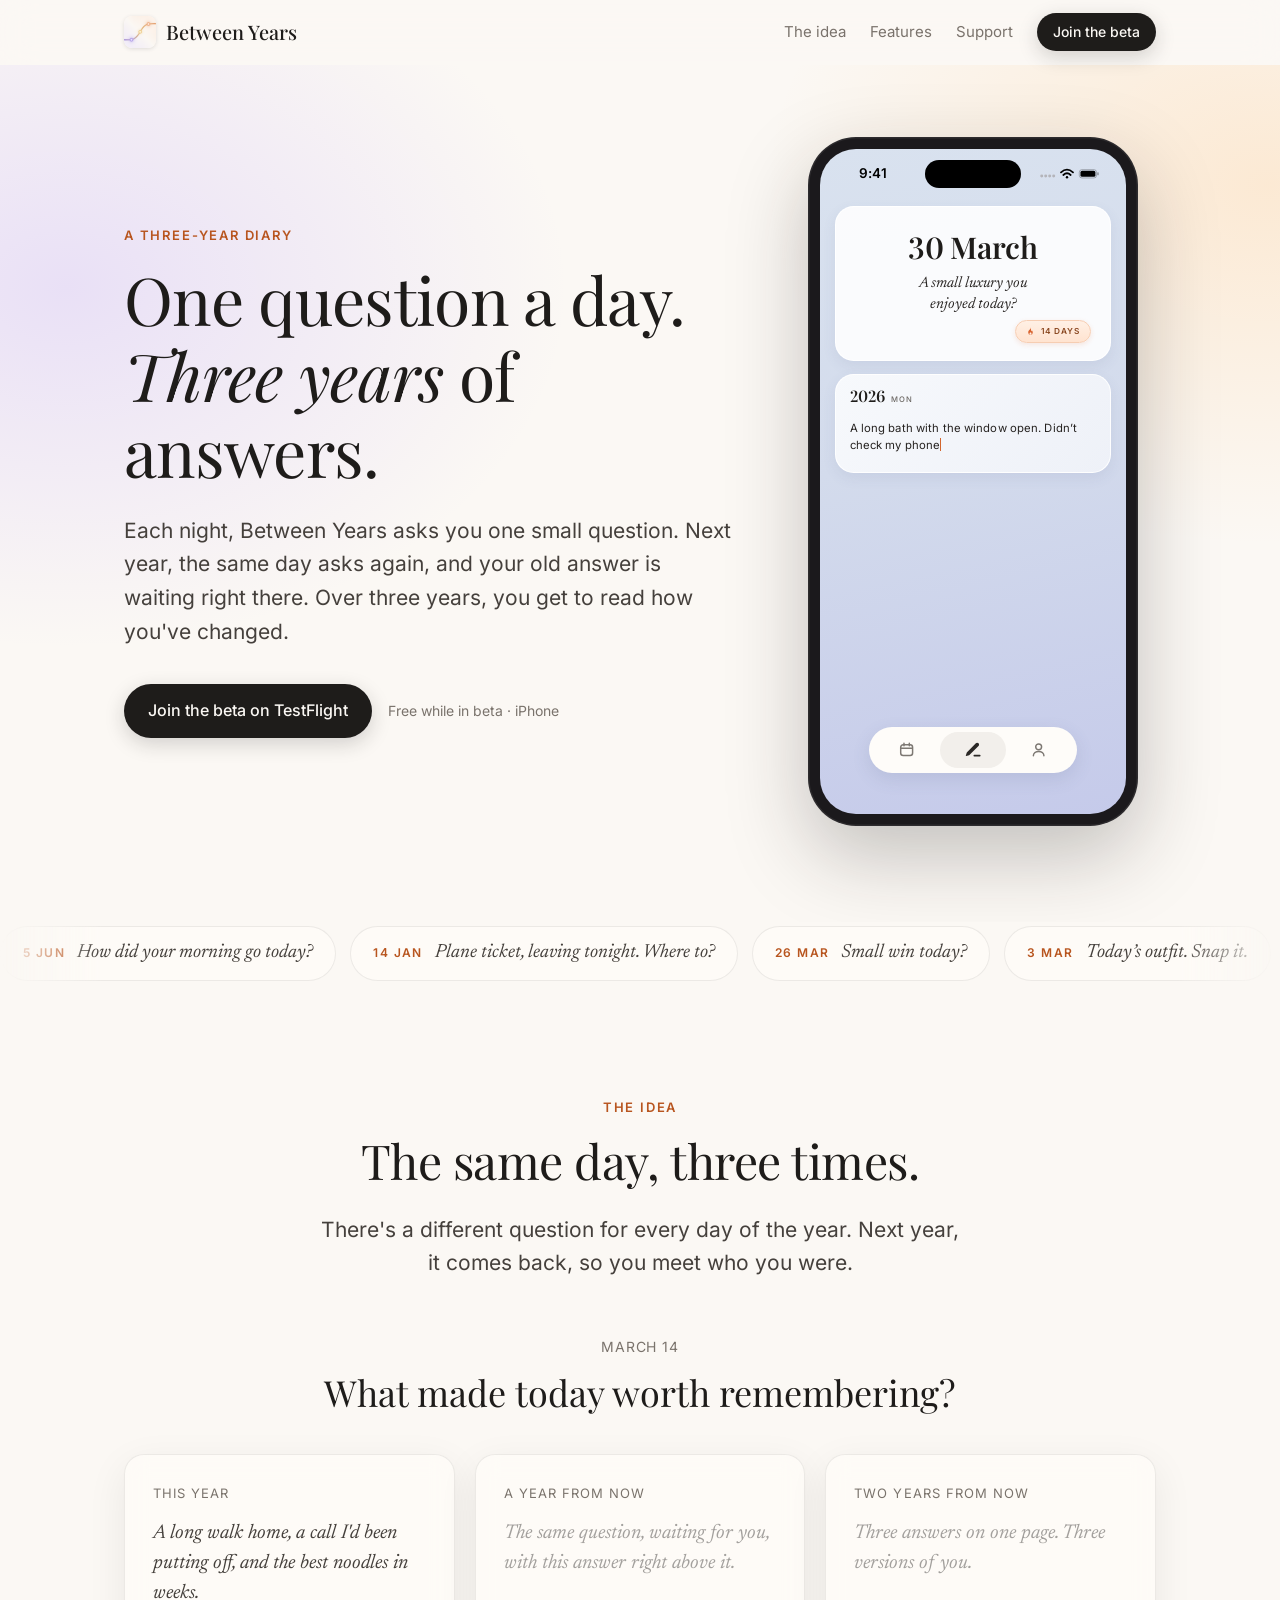
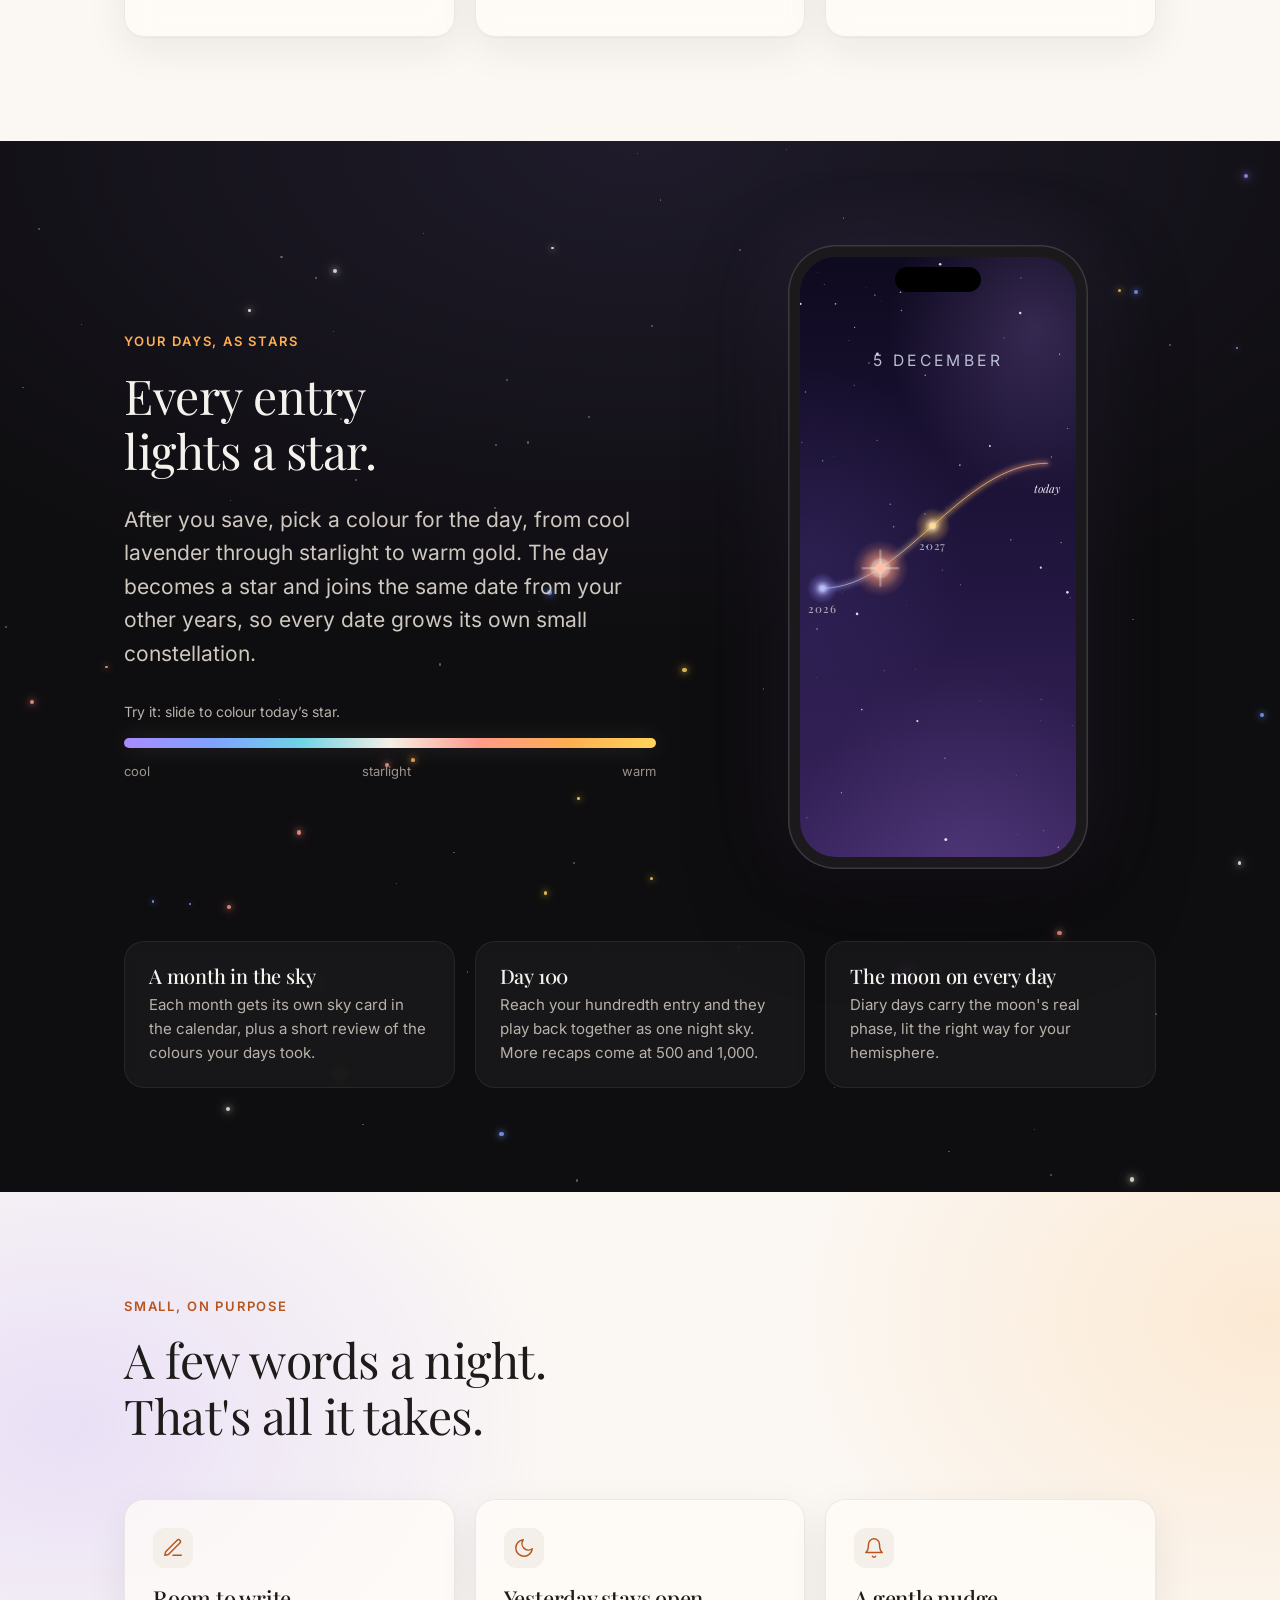
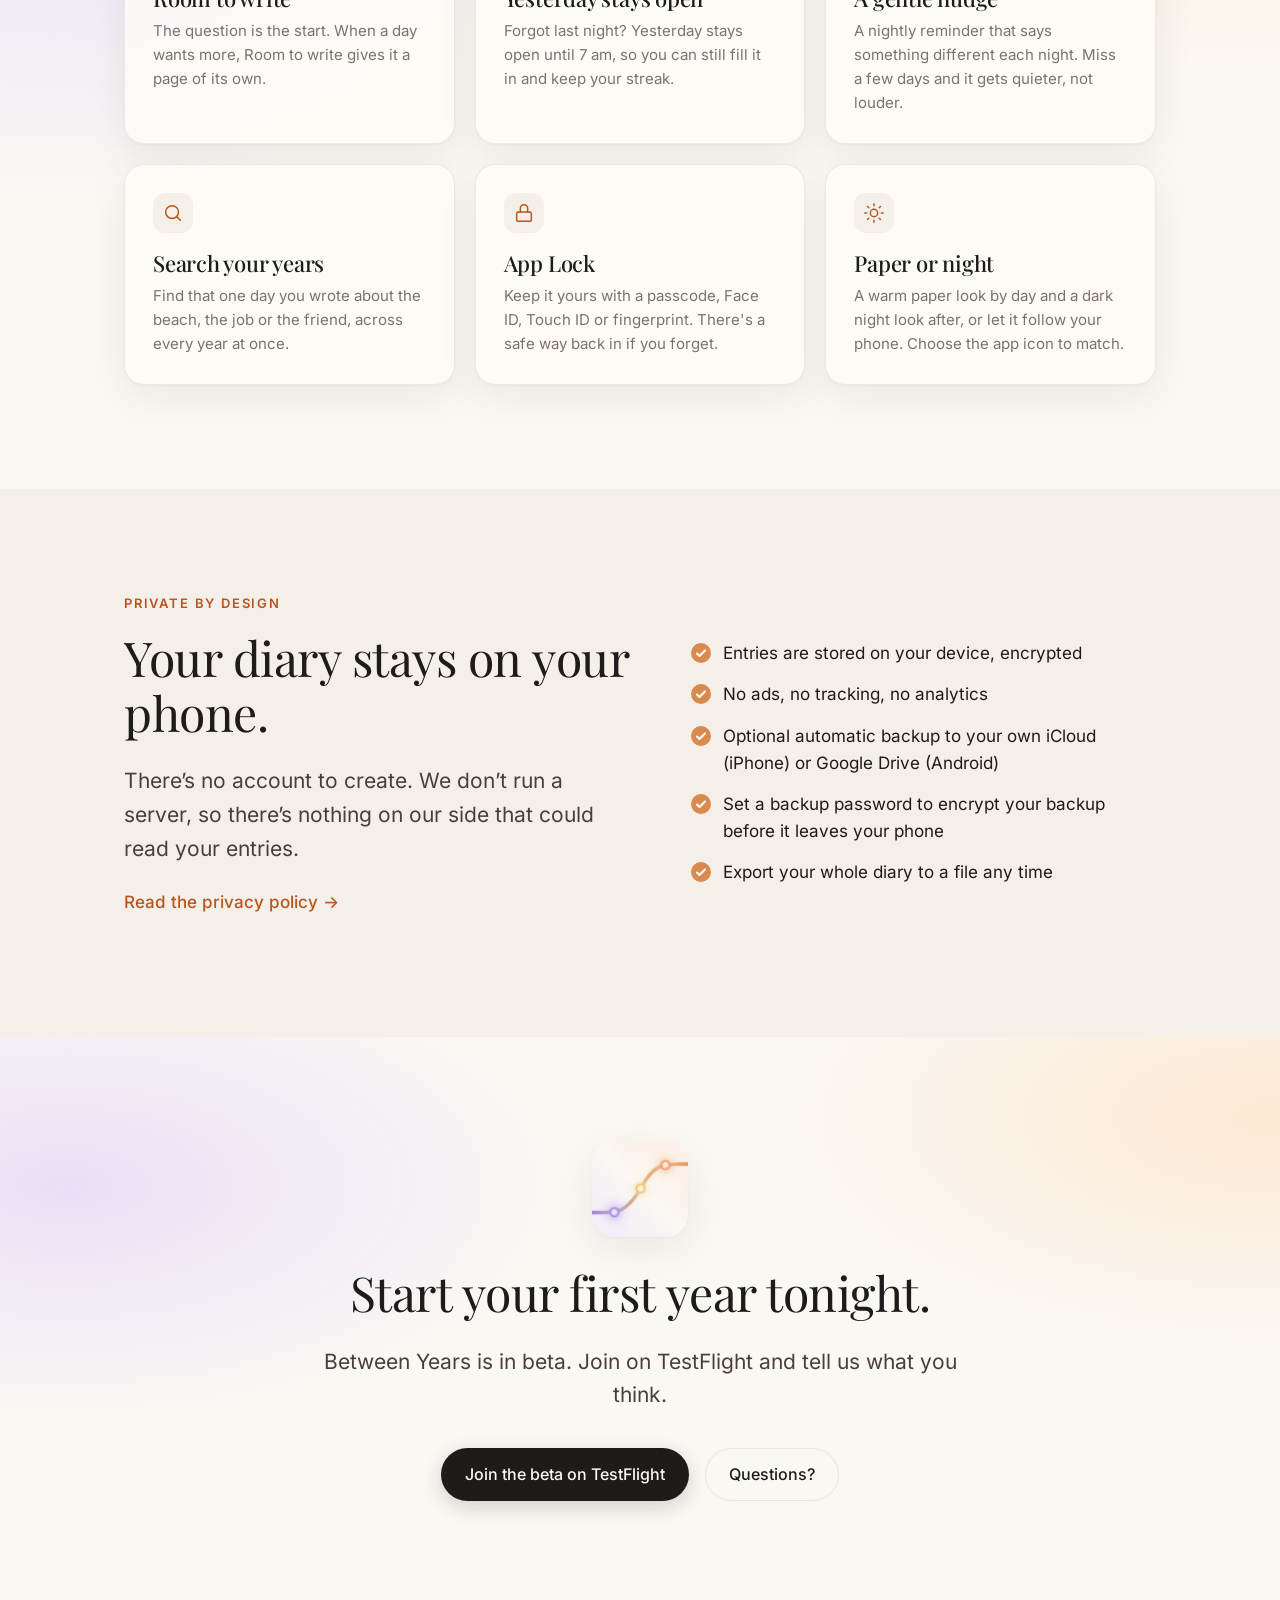
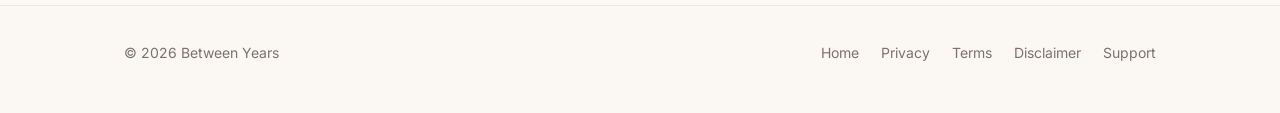
<file: index.html>
<!doctype html>
<html lang="en">
<head>
  <meta charset="utf-8">
  <meta name="viewport" content="width=device-width, initial-scale=1">
  <title>Between Years — a three-year diary</title>
  <meta name="description" content="One simple question a day. Three years of answers, side by side. Between Years is a quiet diary for iPhone and Android.">
  <meta name="theme-color" content="#FBF8F4" media="(prefers-color-scheme: light)">
  <meta name="theme-color" content="#0E0D0F" media="(prefers-color-scheme: dark)">
  <meta property="og:title" content="Between Years — a three-year diary">
  <meta property="og:description" content="One simple question a day. Three years of answers, side by side.">
  <meta property="og:image" content="assets/img/icon-256.png">
  <link rel="icon" href="assets/img/favicon.png" type="image/png">
  <link rel="apple-touch-icon" href="assets/img/apple-touch-icon.png">
  <link rel="preload" href="assets/fonts/PlayfairDisplay-Regular.ttf" as="font" type="font/ttf" crossorigin>
  <link rel="stylesheet" href="css/style.css?v=11">
  <script>document.documentElement.classList.add("js")</script>
</head>
<body>

<header class="site-header">
  <div class="wrap">
    <a class="brand" href="index.html"><img src="assets/img/icon-256.png" alt="">Between Years</a>
    <nav class="nav" aria-label="Main">
      <a href="#idea">The idea</a>
      <a href="#features">Features</a>
      <a href="support.html">Support</a>
      <!-- Beta link: set BETA_URL in js/main.js -->
      <a class="btn" href="#join">Join the beta</a>
    </nav>
  </div>
</header>

<main>

  <!-- Hero -->
  <section class="hero glow">
    <div class="wrap">
      <div>
        <p class="eyebrow">A three-year diary</p>
        <h1>One question a day.<br><em>Three years</em> of answers.</h1>
        <p class="lead">Each night, Between Years asks you one small question. Next year, the same day asks again, and your old answer is waiting right there. Over three years, you get to read how you've changed.</p>
        <div class="hero-actions" id="join">
          <!-- Beta link: set BETA_URL in js/main.js -->
          <a class="btn" href="#" data-beta>Join the beta on TestFlight</a>
          <span class="hero-note">Free while in beta · iPhone</span>
        </div>
      </div>

      <div class="phone phone-home" role="img" aria-label="Between Years Home screen: the question for 30 March, 'A small luxury you enjoyed today?', with answers from 2026, 2027 and 2028">
        <div class="screen"><div class="ui">
          <div class="island"></div>
          <div class="status-time">9:41</div>
          <svg class="status-icons" viewBox="0 0 180 40" aria-hidden="true"><g fill="#B4B4BA"><circle cx="5" cy="27" r="4.5"/><circle cx="17" cy="27" r="4.5"/><circle cx="29" cy="27" r="4.5"/><circle cx="41" cy="27" r="4.5"/></g><g fill="none" stroke="#000" stroke-width="5.5" stroke-linecap="round"><path d="M63 16Q81 0 99 16"/><path d="M70 24Q81 14 92 24"/></g><circle cx="81" cy="31" r="3.6"/><rect x="118" y="8" width="52" height="25" rx="8" fill="none" stroke="#000" stroke-opacity=".4" stroke-width="2"/><rect x="121.5" y="11.5" width="45" height="18" rx="5"/><rect x="172.5" y="16" width="3.5" height="9" rx="1.5" fill-opacity=".45"/></svg>

          <div class="g-card prompt seq">
            <div class="p-date">30 March</div>
            <div class="p-q">A small luxury you<br>enjoyed today?</div>
            <div class="p-streak"><svg viewBox="0 0 24 24" aria-hidden="true"><path d="M12 2.5c.6 3-1.2 4.6-2.6 6.2C8 10.3 7 11.8 7 14.2a5 5 0 0 0 10 0c0-2.4-1.1-4-2-5.2-.3 1.4-1 2.2-1.9 2.6.5-3.5-.4-6.6-1.1-9.1Z" fill="#D9632E"/><path d="M12 13c1.4 1.3 2.2 2.4 2.2 3.6a2.2 2.2 0 0 1-4.4 0c0-1 .6-1.9 1.4-2.6.2.6.5 1 .8 1.1 0-.7 0-1.4 0-2.1Z" fill="#FFF2EA"/></svg>14 days</div>
          </div>

          <div class="g-card yr-card yr-item seq">
            <div class="yr-head"><span class="yr">2026</span><span class="wd">Mon</span><span class="dot" style="--c:#8F8CF2"></span></div>
            <p data-type>A long bath with the window open. Didn’t check my phone once.</p>
          </div>

          <div class="note-stack yr-item seq">
            <div class="g-card yr-card">
              <div class="yr-head"><span class="yr">2027</span><span class="wd">Tue</span><span class="dot" style="--c:#6DB3EC"></span></div>
              <p data-type>Fresh flowers for the kitchen table, just because.</p>
            </div>
          </div>

          <div class="g-card yr-card yr-item seq">
            <div class="yr-head"><span class="yr">2028</span><span class="wd">Thu</span><span class="dot" style="--c:#F4A79B"></span></div>
            <p data-type>Warm bread from the new bakery. Half of it was gone before I got home.</p>
          </div>

          <div class="pill-nav seq" aria-hidden="true">
            <span><svg viewBox="0 0 27 27" fill="none"><rect x="3" y="4.8" width="21" height="19.2" rx="4.4" stroke="currentColor" stroke-width="2.6" stroke-linejoin="round"/><path d="M3.6 10.9H23.4M8.8 2.4V6.8M18.2 2.4V6.8" stroke="currentColor" stroke-width="2.6" stroke-linecap="round"/></svg></span>
            <span class="on"><svg viewBox="0 0 27 27"><path d="M23.821 7.0707C24.4376 6.4542 24.7841 5.618 24.7842 4.74604C24.7844 3.87407 24.4381 3.03778 23.8216 2.42113C23.2051 1.80449 22.3689 1.458 21.4969 1.45789C20.625 1.45778 19.7887 1.80406 19.172 2.42055L3.60621 17.9899C3.33542 18.2599 3.13515 18.5923 3.02305 18.9579L1.48233 24.0338C1.45219 24.1346 1.44991 24.2418 1.47574 24.3438C1.50158 24.4459 1.55455 24.539 1.62905 24.6134C1.70355 24.6878 1.7968 24.7406 1.8989 24.7663C2.00099 24.792 2.10814 24.7895 2.20895 24.7592L7.28598 23.2197C7.65124 23.1086 7.98364 22.9095 8.25403 22.64L23.821 7.0707Z" fill="currentColor"/><path d="M16.4 24.06H26" stroke="currentColor" stroke-width="2.9" stroke-linecap="round"/></svg></span>
            <span><svg viewBox="0 0 27 27" fill="none"><circle cx="13.5" cy="8.6" r="5.2" stroke="currentColor" stroke-width="2.6"/><path d="M4.2 24.2C4.2 19.6 8.36 16.6 13.5 16.6C18.64 16.6 22.8 19.6 22.8 24.2" stroke="currentColor" stroke-width="2.6" stroke-linecap="round"/></svg></span>
          </div>
        </div></div>
      </div>
    </div>
  </section>

  <!-- A few of the questions -->
  <section class="questions" aria-label="A few of the daily questions">
    <div class="marquee">
      <ul class="track">
        <li><span class="q-date">5 Jun</span><span class="q-text">How did your morning go today?</span></li>
        <li><span class="q-date">14 Jan</span><span class="q-text">Plane ticket, leaving tonight. Where to?</span></li>
        <li><span class="q-date">26 Mar</span><span class="q-text">Small win today?</span></li>
        <li><span class="q-date">3 Mar</span><span class="q-text">Today’s outfit. Snap it.</span></li>
        <li><span class="q-date">20 May</span><span class="q-text">Did you treat yourself today? How?</span></li>
        <li><span class="q-date">19 Oct</span><span class="q-text">A free afternoon tomorrow. What do you do?</span></li>
        <li><span class="q-date">15 May</span><span class="q-text">What took up most of your time today?</span></li>
        <li><span class="q-date">30 Mar</span><span class="q-text">A small luxury you enjoyed today?</span></li>
        <li><span class="q-date">16 Mar</span><span class="q-text">Describe today in three words.</span></li>
        <li><span class="q-date">19 Mar</span><span class="q-text">Today’s weather, and your mood?</span></li>
      </ul>
    </div>
  </section>

  <!-- The idea -->
  <section id="idea">
    <div class="wrap">
      <div class="section-head center reveal">
        <p class="eyebrow">The idea</p>
        <h2>The same day, three times.</h2>
        <p class="lead">There's a different question for every day of the year. Next year, it comes back, so you meet who you were.</p>
      </div>

      <div class="question-card reveal">
        <div class="date">MARCH 14</div>
        <div class="q">What made today worth remembering?</div>
      </div>

      <div class="years">
        <article class="year reveal">
          <div class="when"><span>This year</span><span class="moon" style="color:#FFAE52"></span></div>
          <blockquote>A long walk home, a call I'd been putting off, and the best noodles in weeks.</blockquote>
        </article>
        <article class="year later reveal">
          <div class="when"><span>A year from now</span></div>
          <blockquote>The same question, waiting for you, with this answer right above it.</blockquote>
        </article>
        <article class="year later reveal">
          <div class="when"><span>Two years from now</span></div>
          <blockquote>Three answers on one page. Three versions of you.</blockquote>
        </article>
      </div>
    </div>
  </section>

  <!-- Night sky -->
  <section class="night" id="sky">
    <div class="sky" aria-hidden="true"></div>
    <div class="wrap">
      <div class="night-top">
        <div class="night-text reveal">
          <p class="eyebrow">Your days, as stars</p>
          <h2>Every entry<br>lights a star.</h2>
          <p class="lead">After you save, pick a colour for the day, from cool lavender through starlight to warm gold. The day becomes a star and joins the same date from your other years, so every date grows its own small constellation.</p>
        </div>
        <div class="phone phone-sky" role="img" aria-label="The night sky for today’s date in the third year: three stars joined by a line, labelled 2026, 2027 and today">
          <div class="screen sky-screen">
          <svg class="constellation" viewBox="0 0 1080 1920" preserveAspectRatio="xMidYMid slice" aria-hidden="true">
            <defs>
              <radialGradient id="h0"><stop offset="0" stop-color="#9596FF" stop-opacity=".65"/><stop offset=".7" stop-color="#9596FF" stop-opacity="0"/></radialGradient>
              <radialGradient id="h1"><stop offset="0" stop-color="#FFC959" stop-opacity=".65"/><stop offset=".7" stop-color="#FFC959" stop-opacity="0"/></radialGradient>
              <radialGradient id="h2"><stop offset="0" stop-color="#FFA078" stop-opacity=".65"/><stop offset=".7" stop-color="#FFA078" stop-opacity="0"/></radialGradient>
              <linearGradient id="lineGlow" gradientUnits="userSpaceOnUse" x1="170" y1="1060" x2="890" y2="660"><stop offset="0" stop-color="#9596FF"/><stop offset=".5" stop-color="#FFC959"/><stop offset="1" stop-color="#FFA078"/></linearGradient>
              <linearGradient id="lineCore" gradientUnits="userSpaceOnUse" x1="170" y1="1060" x2="890" y2="660"><stop offset="0" stop-color="#BABBFF"/><stop offset=".5" stop-color="#FFDC93"/><stop offset="1" stop-color="#FFC1A7"/></linearGradient>
              <linearGradient id="shootG" gradientUnits="userSpaceOnUse" x1="921" y1="242" x2="800" y2="330"><stop offset="0" stop-color="#fff" stop-opacity="0"/><stop offset="1" stop-color="#fff" stop-opacity=".9"/></linearGradient>
              <filter id="cBlur" x="-20%" y="-20%" width="140%" height="140%"><feGaussianBlur stdDeviation="9"/></filter>
              <filter id="cGlow" x="-150%" y="-150%" width="400%" height="400%"><feGaussianBlur stdDeviation="6"/></filter>
            </defs>
            <g><circle class="tw tw0" cx="233" cy="1075" r="1.1" fill="#E8EEFF" opacity="0.57"/><circle class="tw tw1" cx="547" cy="23" r="4.1" fill="#FFE9D2" opacity="0.90"/><circle class="tw tw2" cx="474" cy="1485" r="3.4" fill="#FFE9D2" opacity="0.90"/><circle class="tw tw0" cx="934" cy="914" r="1.7" fill="#FFE9D2" opacity="0.79"/><circle class="tw tw1" cx="355" cy="141" r="1.2" fill="#E8EEFF" opacity="0.45"/><circle class="tw tw2" cx="612" cy="1049" r="1.7" fill="#FFE9D2" opacity="0.57"/><circle class="tw tw0" cx="281" cy="1142" r="4.1" fill="#E8EEFF" opacity="0.90"/><circle class="tw tw1" cx="499" cy="378" r="2.4" fill="#FFE9D2" opacity="0.65"/><circle class="tw tw2" cx="562" cy="1604" r="2.3" fill="#E8EEFF" opacity="0.44"/><circle class="tw tw0" cx="468" cy="1319" r="1.3" fill="#FFE9D2" opacity="0.54"/><circle class="tw tw1" cx="773" cy="905" r="2.6" fill="#E8EEFF" opacity="0.46"/><circle class="tw tw2" cx="610" cy="666" r="2.5" fill="#E8EEFF" opacity="0.77"/><circle class="tw tw0" cx="153" cy="1190" r="2.2" fill="#E8EEFF" opacity="0.80"/><circle class="tw tw1" cx="439" cy="1115" r="1.0" fill="#FFE9D2" opacity="0.53"/><circle class="tw tw2" cx="152" cy="1345" r="1.2" fill="#E8EEFF" opacity="0.42"/><circle class="tw tw0" cx="171" cy="652" r="2.0" fill="#E8EEFF" opacity="0.74"/><circle class="tw tw1" cx="345" cy="586" r="1.6" fill="#E8EEFF" opacity="0.74"/><circle class="tw tw2" cx="255" cy="267" r="1.4" fill="#E8EEFF" opacity="0.54"/><circle class="tw tw0" cx="104" cy="593" r="1.7" fill="#E8EEFF" opacity="0.58"/><circle class="tw tw1" cx="554" cy="1002" r="2.2" fill="#E8EEFF" opacity="0.33"/><circle class="tw tw2" cx="870" cy="1416" r="1.7" fill="#FFE9D2" opacity="0.50"/><circle class="tw tw0" cx="155" cy="50" r="1.4" fill="#E8EEFF" opacity="0.38"/><circle class="tw tw1" cx="100" cy="150" r="3.4" fill="#E8EEFF" opacity="0.90"/><circle class="tw tw2" cx="869" cy="994" r="3.5" fill="#E8EEFF" opacity="0.90"/><circle class="tw tw0" cx="420" cy="113" r="2.5" fill="#E8EEFF" opacity="0.80"/><circle class="tw tw1" cx="176" cy="88" r="1.6" fill="#E8EEFF" opacity="0.43"/><circle class="tw tw2" cx="120" cy="1794" r="2.0" fill="#E8EEFF" opacity="0.37"/><circle class="tw tw0" cx="565" cy="1864" r="4.9" fill="#E8EEFF" opacity="0.90"/><circle class="tw tw1" cx="423" cy="171" r="2.4" fill="#E8EEFF" opacity="0.57"/><circle class="tw tw2" cx="296" cy="1448" r="2.8" fill="#E8EEFF" opacity="0.73"/><circle class="tw tw0" cx="751" cy="259" r="1.9" fill="#FFE9D2" opacity="0.48"/><circle class="tw tw1" cx="346" cy="310" r="4.6" fill="#E8EEFF" opacity="0.90"/><circle class="tw tw2" cx="925" cy="1889" r="2.7" fill="#FFE9D2" opacity="0.48"/><circle class="tw tw0" cx="273" cy="225" r="2.1" fill="#E8EEFF" opacity="0.75"/><circle class="tw tw1" cx="675" cy="1420" r="1.2" fill="#E8EEFF" opacity="0.63"/><circle class="tw tw2" cx="760" cy="709" r="1.3" fill="#E8EEFF" opacity="0.69"/><circle class="tw tw0" cx="955" cy="549" r="1.7" fill="#E8EEFF" opacity="0.77"/><circle class="tw tw1" cx="212" cy="150" r="2.6" fill="#FFE9D2" opacity="0.70"/><circle class="tw tw2" cx="963" cy="1090" r="1.6" fill="#FFE9D2" opacity="0.57"/><circle class="tw tw0" cx="954" cy="1073" r="4.3" fill="#E8EEFF" opacity="0.90"/><circle class="tw tw1" cx="867" cy="1484" r="1.4" fill="#E8EEFF" opacity="0.43"/><circle class="tw tw2" cx="616" cy="311" r="1.8" fill="#E8EEFF" opacity="0.37"/><circle class="tw tw0" cx="503" cy="927" r="2.6" fill="#E8EEFF" opacity="0.51"/><circle class="tw tw1" cx="568" cy="801" r="1.0" fill="#FFE9D2" opacity="0.52"/><circle class="tw tw2" cx="803" cy="179" r="4.1" fill="#E8EEFF" opacity="0.90"/><circle class="tw tw0" cx="387" cy="791" r="2.0" fill="#FFE9D2" opacity="0.69"/><circle class="tw tw1" cx="319" cy="339" r="2.4" fill="#E8EEFF" opacity="0.55"/><circle class="tw tw2" cx="903" cy="640" r="2.1" fill="#E8EEFF" opacity="0.55"/><circle class="tw tw0" cx="498" cy="822" r="1.9" fill="#E8EEFF" opacity="0.77"/><circle class="tw tw1" cx="929" cy="311" r="2.0" fill="#E8EEFF" opacity="0.77"/><circle class="tw tw2" cx="207" cy="638" r="1.1" fill="#FFE9D2" opacity="0.42"/><circle class="tw tw0" cx="790" cy="1658" r="1.3" fill="#E8EEFF" opacity="0.66"/><circle class="tw tw1" cx="877" cy="1836" r="1.4" fill="#E8EEFF" opacity="0.78"/><circle class="tw tw2" cx="971" cy="1499" r="1.3" fill="#E8EEFF" opacity="0.52"/><circle class="tw tw0" cx="272" cy="410" r="2.3" fill="#E8EEFF" opacity="0.31"/><circle class="tw tw1" cx="116" cy="432" r="2.1" fill="#FFE9D2" opacity="0.56"/><circle class="tw tw2" cx="794" cy="1847" r="1.2" fill="#FFE9D2" opacity="0.43"/><circle class="tw tw0" cx="338" cy="122" r="1.8" fill="#E8EEFF" opacity="0.76"/><circle class="tw tw1" cx="231" cy="1714" r="2.0" fill="#FFE9D2" opacity="0.65"/><circle class="tw tw2" cx="706" cy="605" r="3.3" fill="#E8EEFF" opacity="0.90"/><circle class="tw tw0" cx="805" cy="67" r="2.5" fill="#E8EEFF" opacity="0.33"/><circle class="tw tw1" cx="398" cy="863" r="2.7" fill="#FFE9D2" opacity="0.43"/><circle class="tw tw2" cx="310" cy="97" r="1.3" fill="#FFE9D2" opacity="0.33"/><circle class="tw tw0" cx="368" cy="1324" r="1.5" fill="#FFE9D2" opacity="0.55"/></g>
            <text class="c-date" x="540" y="350" text-anchor="middle">5 JUNE</text>
            <path class="c-line" d="M170 1060C430 1060 610 660 890 660" fill="none" stroke="url(#lineGlow)" stroke-width="11" stroke-opacity=".6" stroke-linecap="round" pathLength="1" filter="url(#cBlur)"/>
            <path class="c-line" d="M170 1060C430 1060 610 660 890 660" fill="none" stroke="url(#lineCore)" stroke-width="2.6" stroke-opacity=".8" stroke-linecap="round" pathLength="1"/>
            <g transform="translate(170 1060)"><g class="c-star " style="--d:.3s"><circle r="70" fill="url(#h0)"/><circle r="16.6" fill="#fff" opacity=".5" filter="url(#cGlow)"/><circle r="9.2" fill="#BABBFF"/></g></g>
            <text class="c-label" style="--d:.5s" x="170" y="1138" text-anchor="middle">2026</text>
            <g transform="translate(522.5 860)"><g class="c-star " style="--d:.6s"><circle r="82" fill="url(#h1)"/><circle r="18.5" fill="#fff" opacity=".5" filter="url(#cGlow)"/><circle r="10.3" fill="#FFDC93"/></g></g>
            <text class="c-label" style="--d:.8s" x="522.5" y="938" text-anchor="middle">2027</text>
            <g transform="translate(890 660)">
              <g class="c-today">
                <animateMotion id="todayMotion" begin="indefinite" dur="1.6s" fill="freeze" calcMode="spline" keyPoints="0;1" keyTimes="0;1" keySplines=".45 0 .55 1" path="M-720 400C-460 400 -280 0 0 0"/>
                <circle r="96" fill="url(#h2)"/>
                <g class="c-land"><circle r="130" fill="url(#h2)"/><path d="M-58 0H58M0 -58V58" stroke="#fff" stroke-opacity=".75" stroke-width="3" stroke-linecap="round"/><circle r="28.5" fill="none" stroke="#fff" stroke-opacity=".5" stroke-width="2"/></g>
                <circle r="27" fill="#fff" opacity=".5" filter="url(#cGlow)"/><circle class="t-core" r="15" fill="#FFC1A7"/>
              </g>
            </g>
            <text class="c-label c-todaylabel" x="890" y="754" text-anchor="middle">today</text>
            <g class="c-shoot"><line x1="921" y1="242" x2="800" y2="330" stroke="url(#shootG)" stroke-width="4" stroke-linecap="round"/><circle cx="800" cy="330" r="6" fill="#fff" opacity=".7" filter="url(#cGlow)"/></g>
          </svg>
            <div class="island"></div>
          </div>
        </div>
        <div class="mood">
          <p class="mood-hint">Try it: slide to colour today’s star.</p>
          <input class="mood-range" type="range" min="0" max="100" value="72" aria-label="Colour of today’s star, from cool lavender to warm gold">
          <div class="mood-labels"><span>cool</span><span>starlight</span><span>warm</span></div>
        </div>
      </div>
      <ul class="sky-list">
        <li class="reveal"><h3>A month in the sky</h3><p>Each month gets its own sky card in the calendar, plus a short review of the colours your days took.</p></li>
        <li class="reveal"><h3>Day 100</h3><p>Reach your hundredth entry and they play back together as one night sky. More recaps come at 500 and 1,000.</p></li>
        <li class="reveal"><h3>The moon on every day</h3><p>Diary days carry the moon's real phase, lit the right way for your hemisphere.</p></li>
      </ul>
    </div>
  </section>

  <!-- Features -->
  <section id="features" class="glow">
    <div class="wrap">
      <div class="section-head reveal">
        <p class="eyebrow">Small, on purpose</p>
        <h2>A few words a night.<br>That's all it takes.</h2>
      </div>

      <div class="features">
        <article class="feature reveal">
          <div class="ico"><svg viewBox="0 0 24 24" fill="none" stroke="currentColor" stroke-width="1.6" stroke-linecap="round" stroke-linejoin="round"><path d="M12 20h9"/><path d="M16.5 3.5a2.1 2.1 0 0 1 3 3L7 19l-4 1 1-4Z"/></svg></div>
          <h3>Room to write</h3>
          <p>The question is the start. When a day wants more, Room to write gives it a page of its own.</p>
        </article>
        <article class="feature reveal">
          <div class="ico"><svg viewBox="0 0 24 24" fill="none" stroke="currentColor" stroke-width="1.6" stroke-linecap="round" stroke-linejoin="round"><path d="M21 12.8A9 9 0 1 1 11.2 3a7 7 0 0 0 9.8 9.8Z"/></svg></div>
          <h3>Yesterday stays open</h3>
          <p>Forgot last night? Yesterday stays open until 7 am, so you can still fill it in and keep your streak.</p>
        </article>
        <article class="feature reveal">
          <div class="ico"><svg viewBox="0 0 24 24" fill="none" stroke="currentColor" stroke-width="1.6" stroke-linecap="round" stroke-linejoin="round"><path d="M6 8a6 6 0 0 1 12 0c0 7 3 9 3 9H3s3-2 3-9"/><path d="M10.3 21a1.9 1.9 0 0 0 3.4 0"/></svg></div>
          <h3>A gentle nudge</h3>
          <p>A nightly reminder that says something different each night. Miss a few days and it gets quieter, not louder.</p>
        </article>
        <article class="feature reveal">
          <div class="ico"><svg viewBox="0 0 24 24" fill="none" stroke="currentColor" stroke-width="1.6" stroke-linecap="round" stroke-linejoin="round"><circle cx="11" cy="11" r="7"/><path d="m20 20-3.5-3.5"/></svg></div>
          <h3>Search your years</h3>
          <p>Find that one day you wrote about the beach, the job or the friend, across every year at once.</p>
        </article>
        <article class="feature reveal">
          <div class="ico"><svg viewBox="0 0 24 24" fill="none" stroke="currentColor" stroke-width="1.6" stroke-linecap="round" stroke-linejoin="round"><rect x="4" y="11" width="16" height="10" rx="2"/><path d="M8 11V7a4 4 0 0 1 8 0v4"/></svg></div>
          <h3>App Lock</h3>
          <p>Keep it yours with a passcode, Face ID, Touch ID or fingerprint. There's a safe way back in if you forget.</p>
        </article>
        <article class="feature reveal">
          <div class="ico"><svg viewBox="0 0 24 24" fill="none" stroke="currentColor" stroke-width="1.6" stroke-linecap="round" stroke-linejoin="round"><circle cx="12" cy="12" r="4"/><path d="M12 2v2M12 20v2M4.9 4.9l1.4 1.4M17.7 17.7l1.4 1.4M2 12h2M20 12h2M4.9 19.1l1.4-1.4M17.7 6.3l1.4-1.4"/></svg></div>
          <h3>Paper or night</h3>
          <p>A warm paper look by day and a dark night look after, or let it follow your phone. Choose the app icon to match.</p>
        </article>
      </div>
    </div>
  </section>

  <!-- Privacy -->
  <section class="promise">
    <div class="wrap">
      <div class="reveal">
        <p class="eyebrow">Private by design</p>
        <h2>Your diary stays on your phone.</h2>
        <p class="lead">There’s no account to create. We don’t run a server, so there’s nothing on our side that could read your entries.</p>
        <p style="margin-top:24px"><a class="text-link" href="privacy.html">Read the privacy policy →</a></p>
      </div>
      <ul class="checks reveal">
        <li>Entries are stored on your device, encrypted</li>
        <li>No ads, no tracking, no analytics</li>
        <li>Optional automatic backup to your own iCloud (iPhone) or Google Drive (Android)</li>
        <li>Set a backup password to encrypt your backup before it leaves your phone</li>
        <li>Export your whole diary to a file any time</li>
      </ul>
    </div>
  </section>

  <!-- CTA -->
  <section class="cta glow">
    <div class="wrap narrow reveal">
      <img src="assets/img/icon-256.png" alt="Between Years app icon">
      <h2>Start your first year tonight.</h2>
      <p class="lead">Between Years is in beta. Join on TestFlight and tell us what you think.</p>
      <div class="hero-actions">
        <!-- Beta link: set BETA_URL in js/main.js -->
        <a class="btn" href="#" data-beta>Join the beta on TestFlight</a>
        <a class="btn btn-ghost" href="support.html">Questions?</a>
      </div>
    </div>
  </section>

</main>

<footer class="site-footer">
  <div class="wrap">
    <span>© <span data-year>2026</span> Between Years</span>
    <nav aria-label="Footer">
      <a href="index.html" aria-current="page">Home</a>
      <a href="privacy.html">Privacy</a>
      <a href="terms.html">Terms</a>
      <a href="disclaimer.html">Disclaimer</a>
      <a href="support.html">Support</a>
    </nav>
  </div>
</footer>

<script src="js/main.js?v=11"></script>
</body>
</html>
</file>
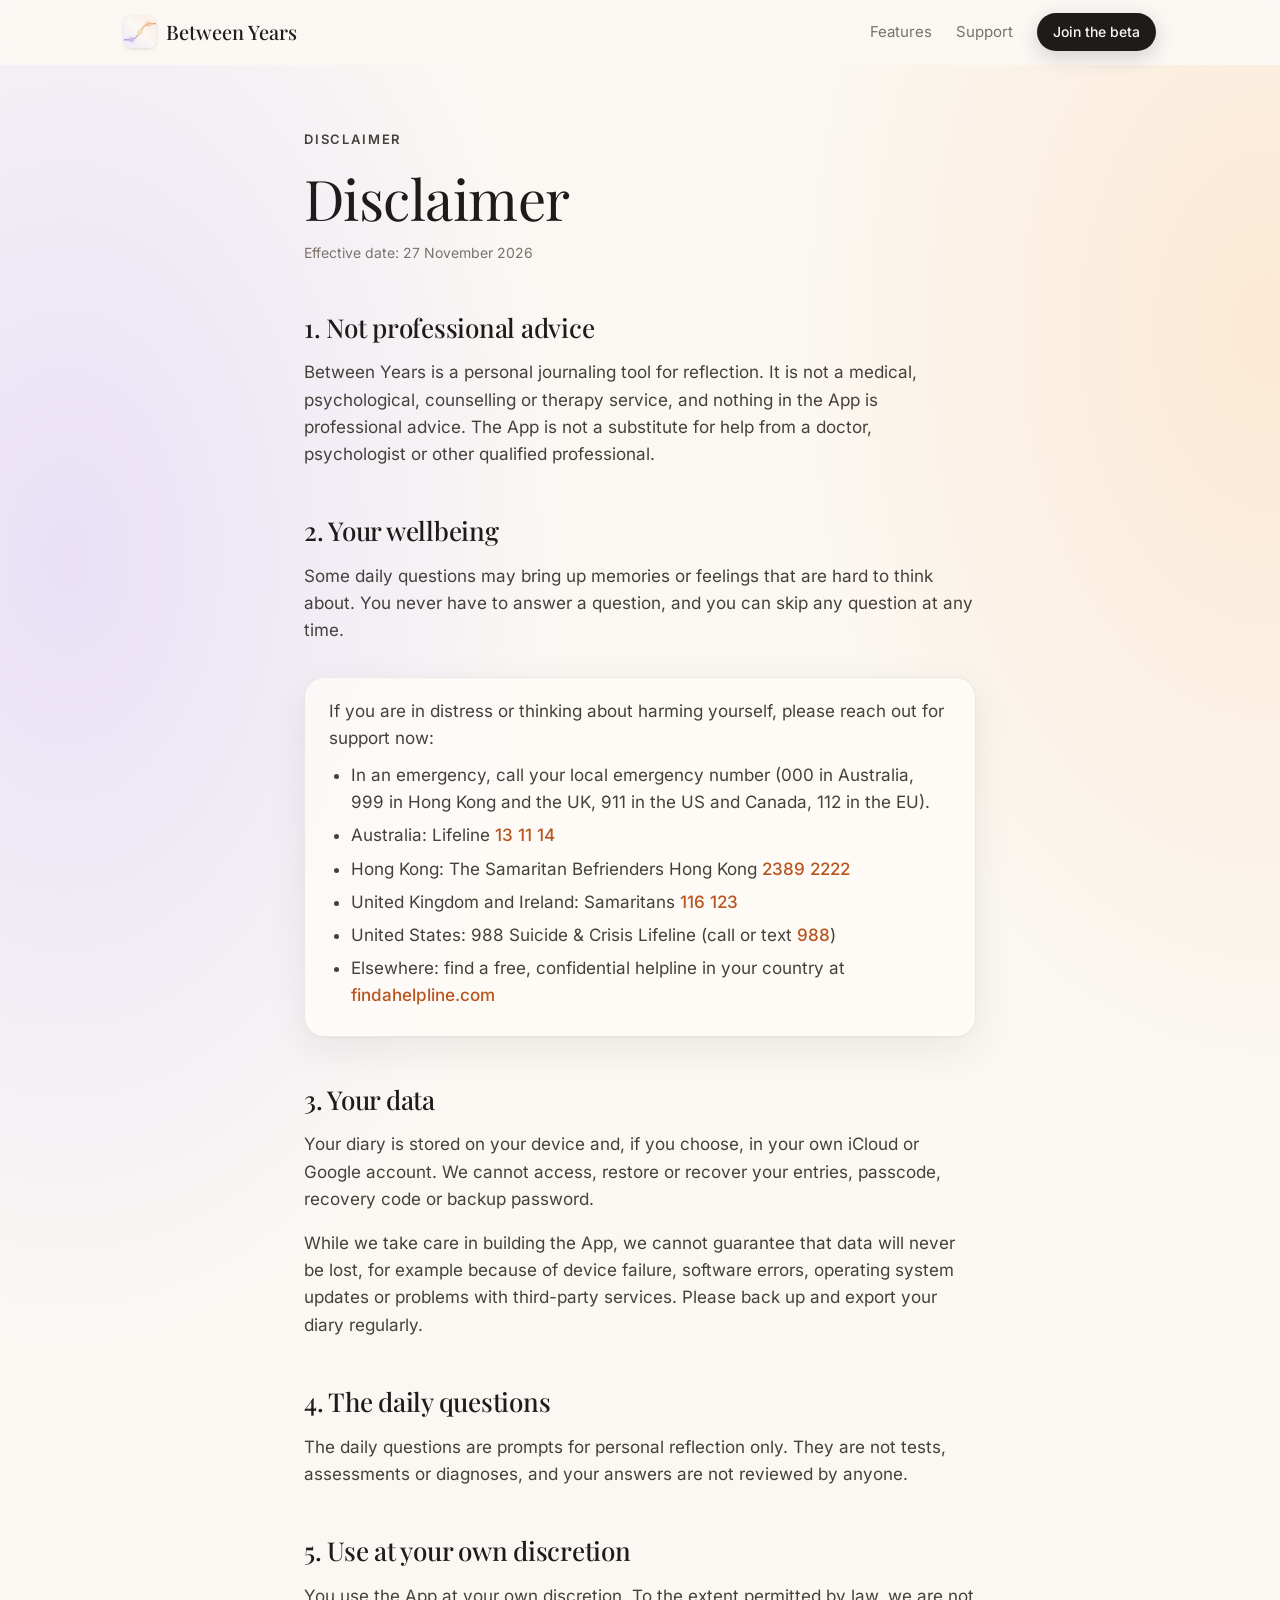
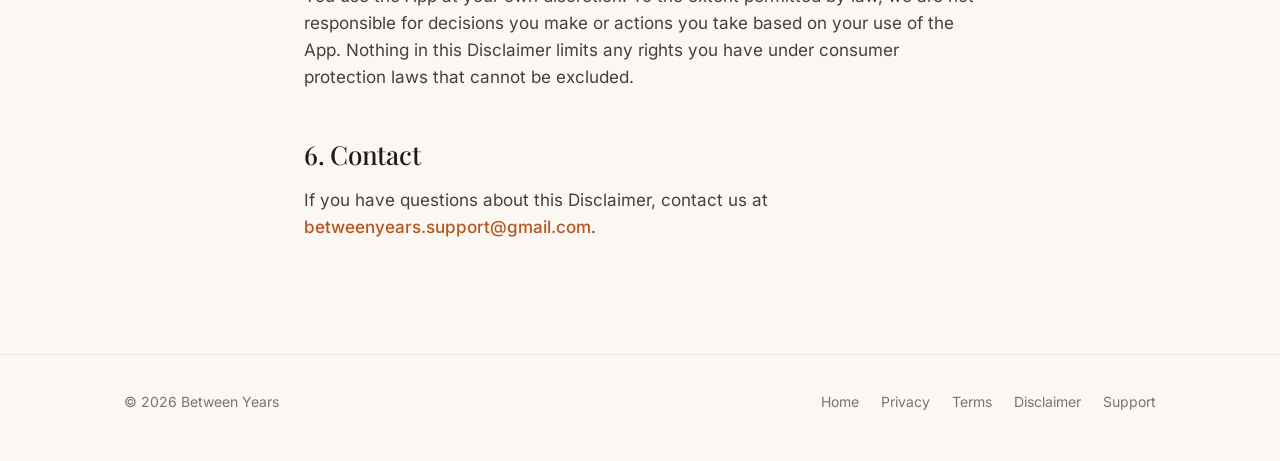
<file: disclaimer.html>
<!doctype html>
<html lang="en">
<head>
  <meta charset="utf-8">
  <meta name="viewport" content="width=device-width, initial-scale=1">
  <title>Disclaimer — Between Years</title>
  <meta name="description" content="Between Years is a personal journaling tool, not professional advice.">
  <meta name="theme-color" content="#FBF8F4" media="(prefers-color-scheme: light)">
  <meta name="theme-color" content="#0E0D0F" media="(prefers-color-scheme: dark)">
  <link rel="icon" href="assets/img/favicon.png" type="image/png">
  <link rel="apple-touch-icon" href="assets/img/apple-touch-icon.png">
  <link rel="stylesheet" href="css/style.css?v=11">
</head>
<body>

<header class="site-header">
  <div class="wrap">
    <a class="brand" href="index.html"><img src="assets/img/icon-256.png" alt="">Between Years</a>
    <nav class="nav" aria-label="Main">
      <a href="index.html#features">Features</a>
      <a href="support.html">Support</a>
      <a class="btn" href="index.html#join">Join the beta</a>
    </nav>
  </div>
</header>

<main class="doc glow">
  <div class="wrap narrow">
    <p class="eyebrow">Disclaimer</p>
    <h1>Disclaimer</h1>
    <p class="updated">Effective date: 27 November 2026</p>

    <h2>1. Not professional advice</h2>
    <p>Between Years is a personal journaling tool for reflection. It is not a medical, psychological, counselling or therapy service, and nothing in the App is professional advice. The App is not a substitute for help from a doctor, psychologist or other qualified professional.</p>

    <h2>2. Your wellbeing</h2>
    <p>Some daily questions may bring up memories or feelings that are hard to think about. You never have to answer a question, and you can skip any question at any time.</p>
    <div class="callout">
      <p>If you are in distress or thinking about harming yourself, please reach out for support now:</p>
      <ul>
        <li>In an emergency, call your local emergency number (000 in Australia, 999 in Hong Kong and the UK, 911 in the US and Canada, 112 in the EU).</li>
        <li>Australia: Lifeline <a class="text-link" href="tel:131114">13 11 14</a></li>
        <li>Hong Kong: The Samaritan Befrienders Hong Kong <a class="text-link" href="tel:+85223892222">2389 2222</a></li>
        <li>United Kingdom and Ireland: Samaritans <a class="text-link" href="tel:116123">116 123</a></li>
        <li>United States: 988 Suicide &amp; Crisis Lifeline (call or text <a class="text-link" href="tel:988">988</a>)</li>
        <li>Elsewhere: find a free, confidential helpline in your country at <a class="text-link" href="https://findahelpline.com" target="_blank" rel="noopener">findahelpline.com</a></li>
      </ul>
    </div>

    <h2>3. Your data</h2>
    <p>Your diary is stored on your device and, if you choose, in your own iCloud or Google account. We cannot access, restore or recover your entries, passcode, recovery code or backup password.</p>
    <p>While we take care in building the App, we cannot guarantee that data will never be lost, for example because of device failure, software errors, operating system updates or problems with third-party services. Please back up and export your diary regularly.</p>

    <h2>4. The daily questions</h2>
    <p>The daily questions are prompts for personal reflection only. They are not tests, assessments or diagnoses, and your answers are not reviewed by anyone.</p>

    <h2>5. Use at your own discretion</h2>
    <p>You use the App at your own discretion. To the extent permitted by law, we are not responsible for decisions you make or actions you take based on your use of the App. Nothing in this Disclaimer limits any rights you have under consumer protection laws that cannot be excluded.</p>

    <h2>6. Contact</h2>
    <p>If you have questions about this Disclaimer, contact us at <a class="text-link" href="mailto:betweenyears.support@gmail.com">betweenyears.support@gmail.com</a>.</p>
  </div>
</main>

<footer class="site-footer">
  <div class="wrap">
    <span>© <span data-year>2026</span> Between Years</span>
    <nav aria-label="Footer">
      <a href="index.html">Home</a>
      <a href="privacy.html">Privacy</a>
      <a href="terms.html">Terms</a>
      <a href="disclaimer.html" aria-current="page">Disclaimer</a>
      <a href="support.html">Support</a>
    </nav>
  </div>
</footer>

<script src="js/main.js?v=11"></script>
</body>
</html>
</file>
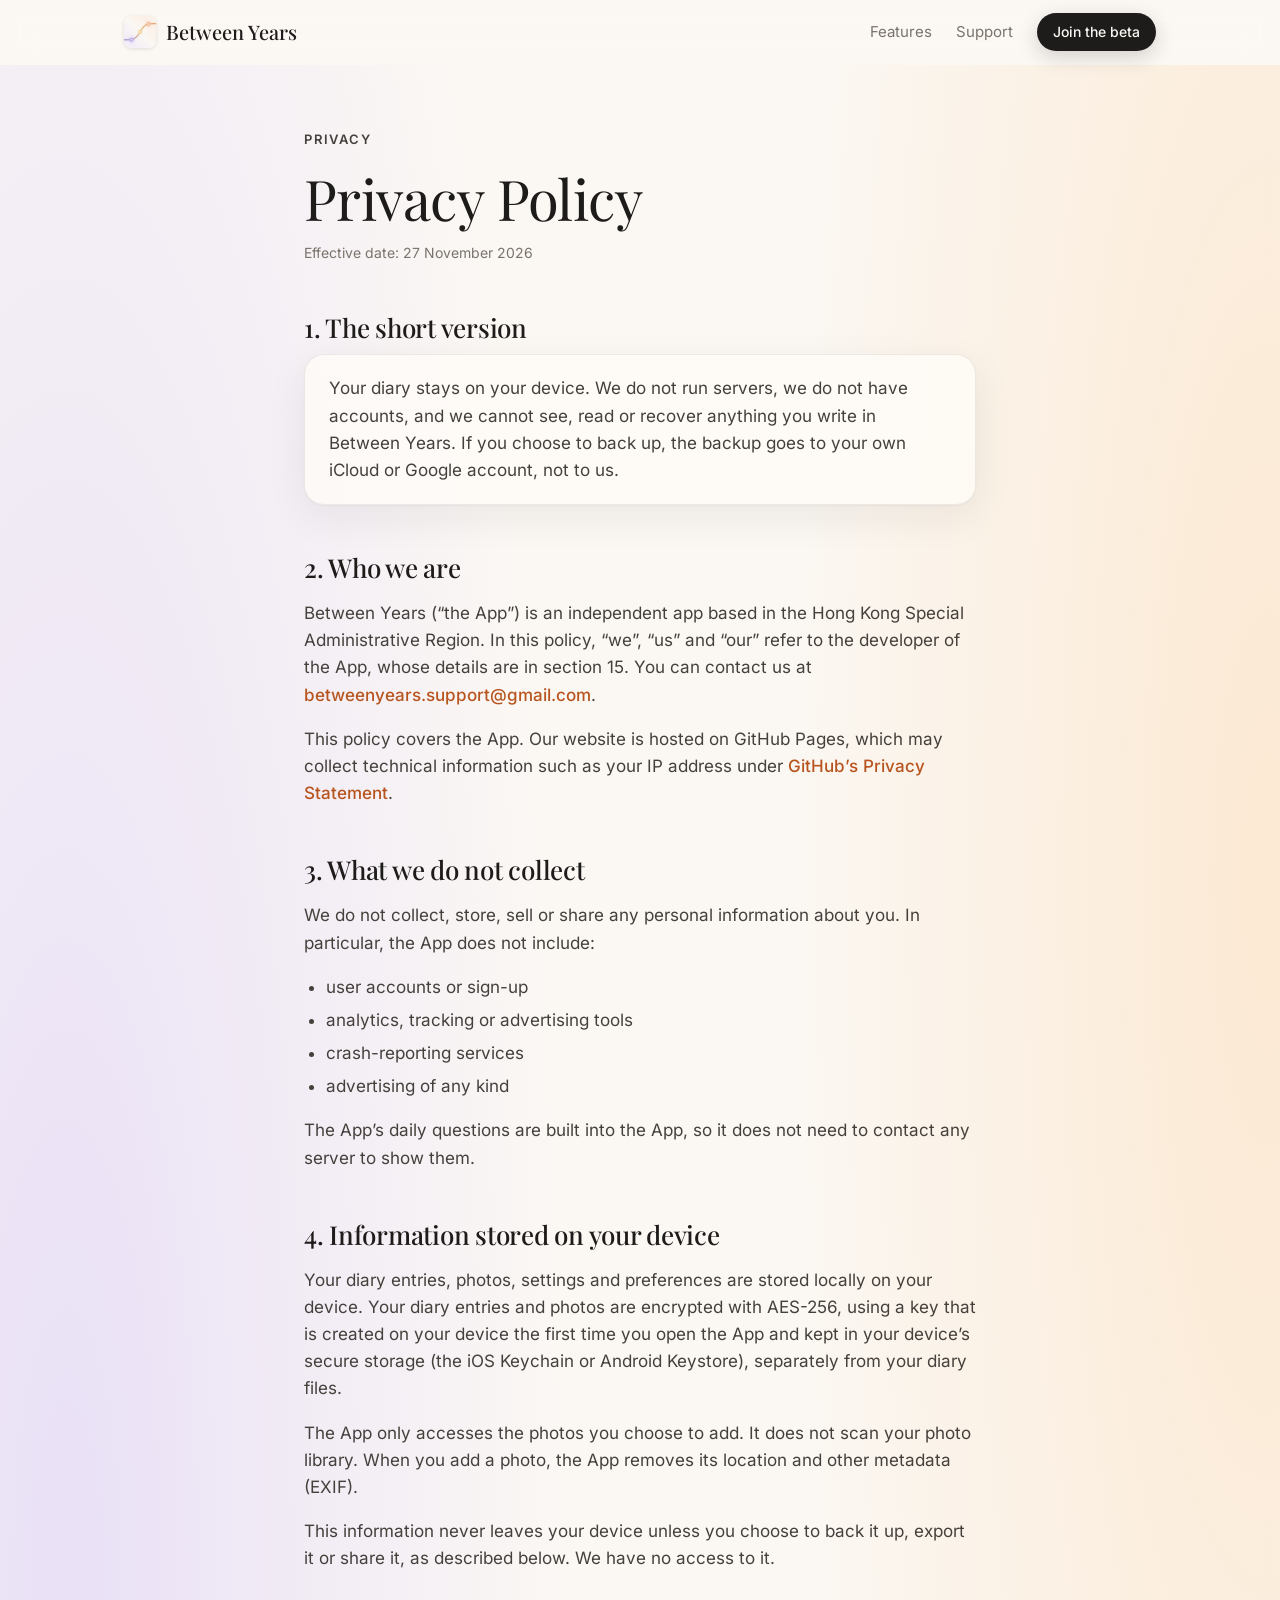
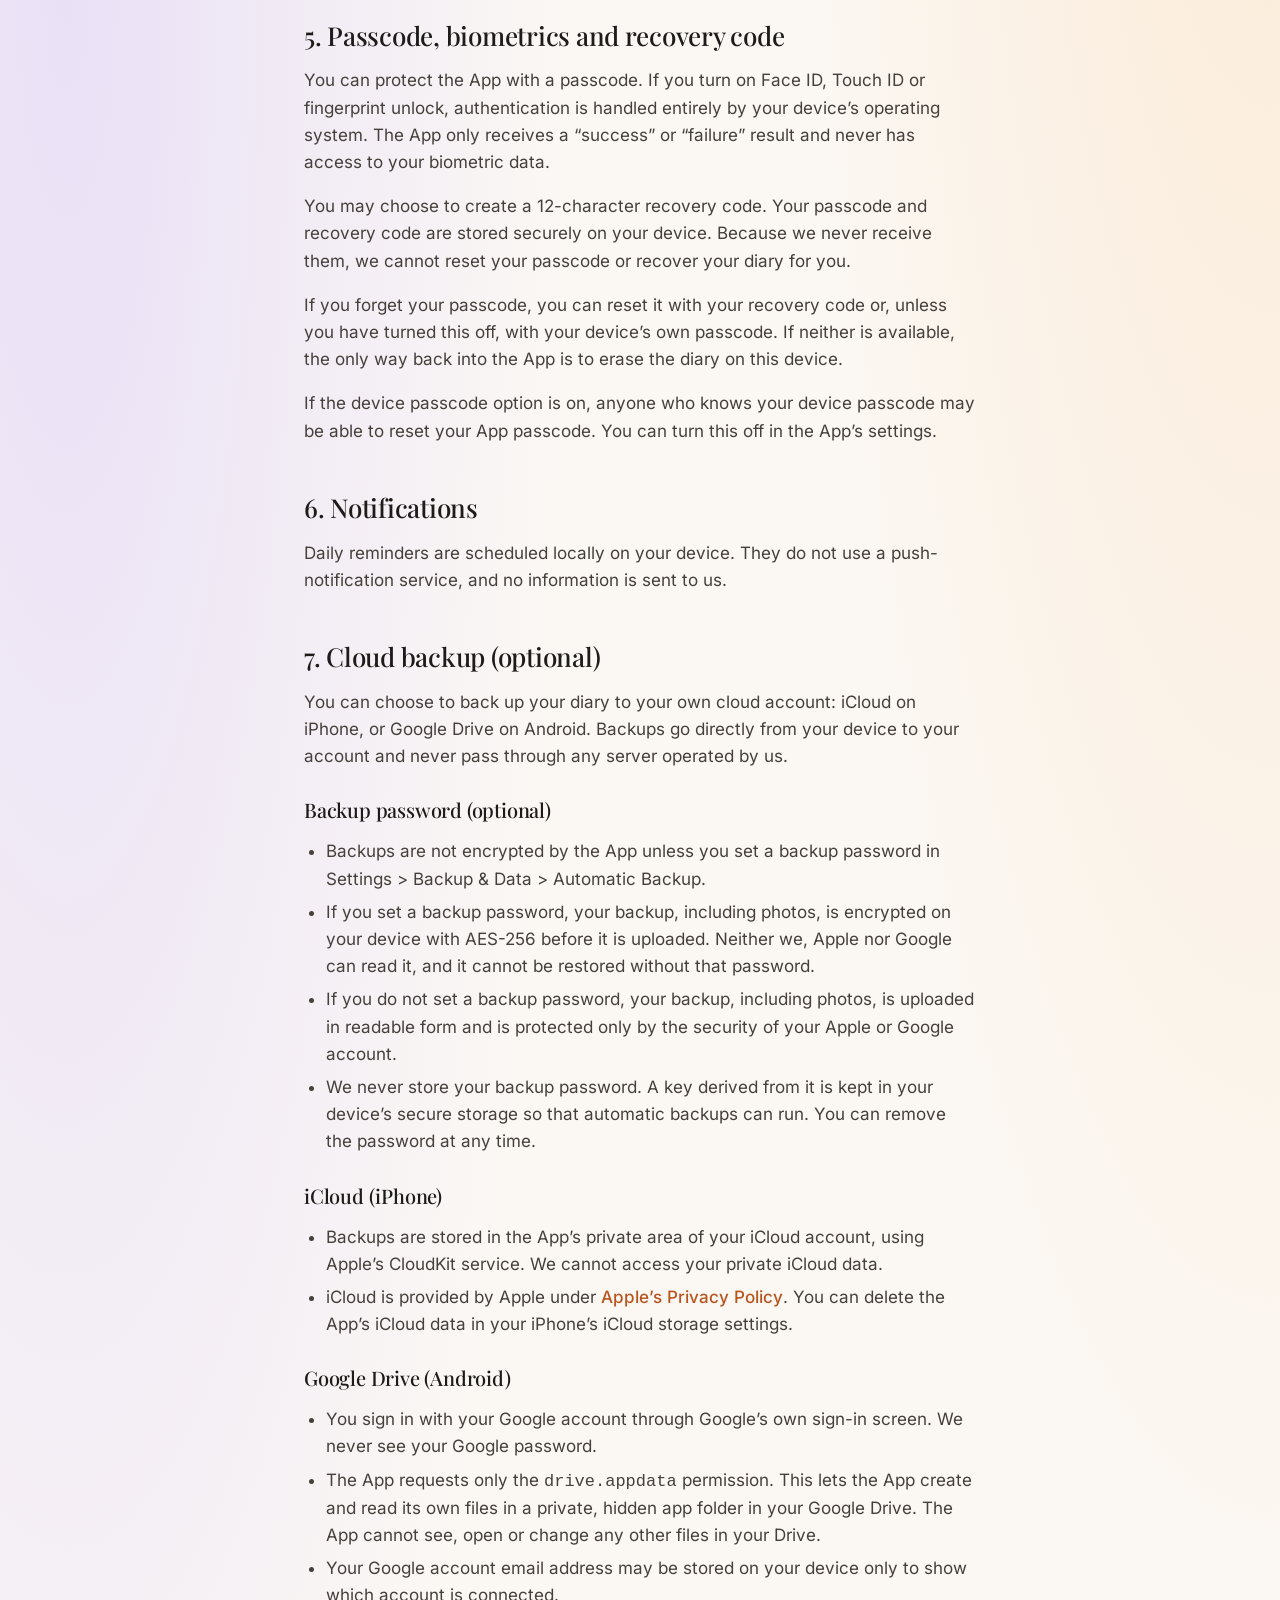
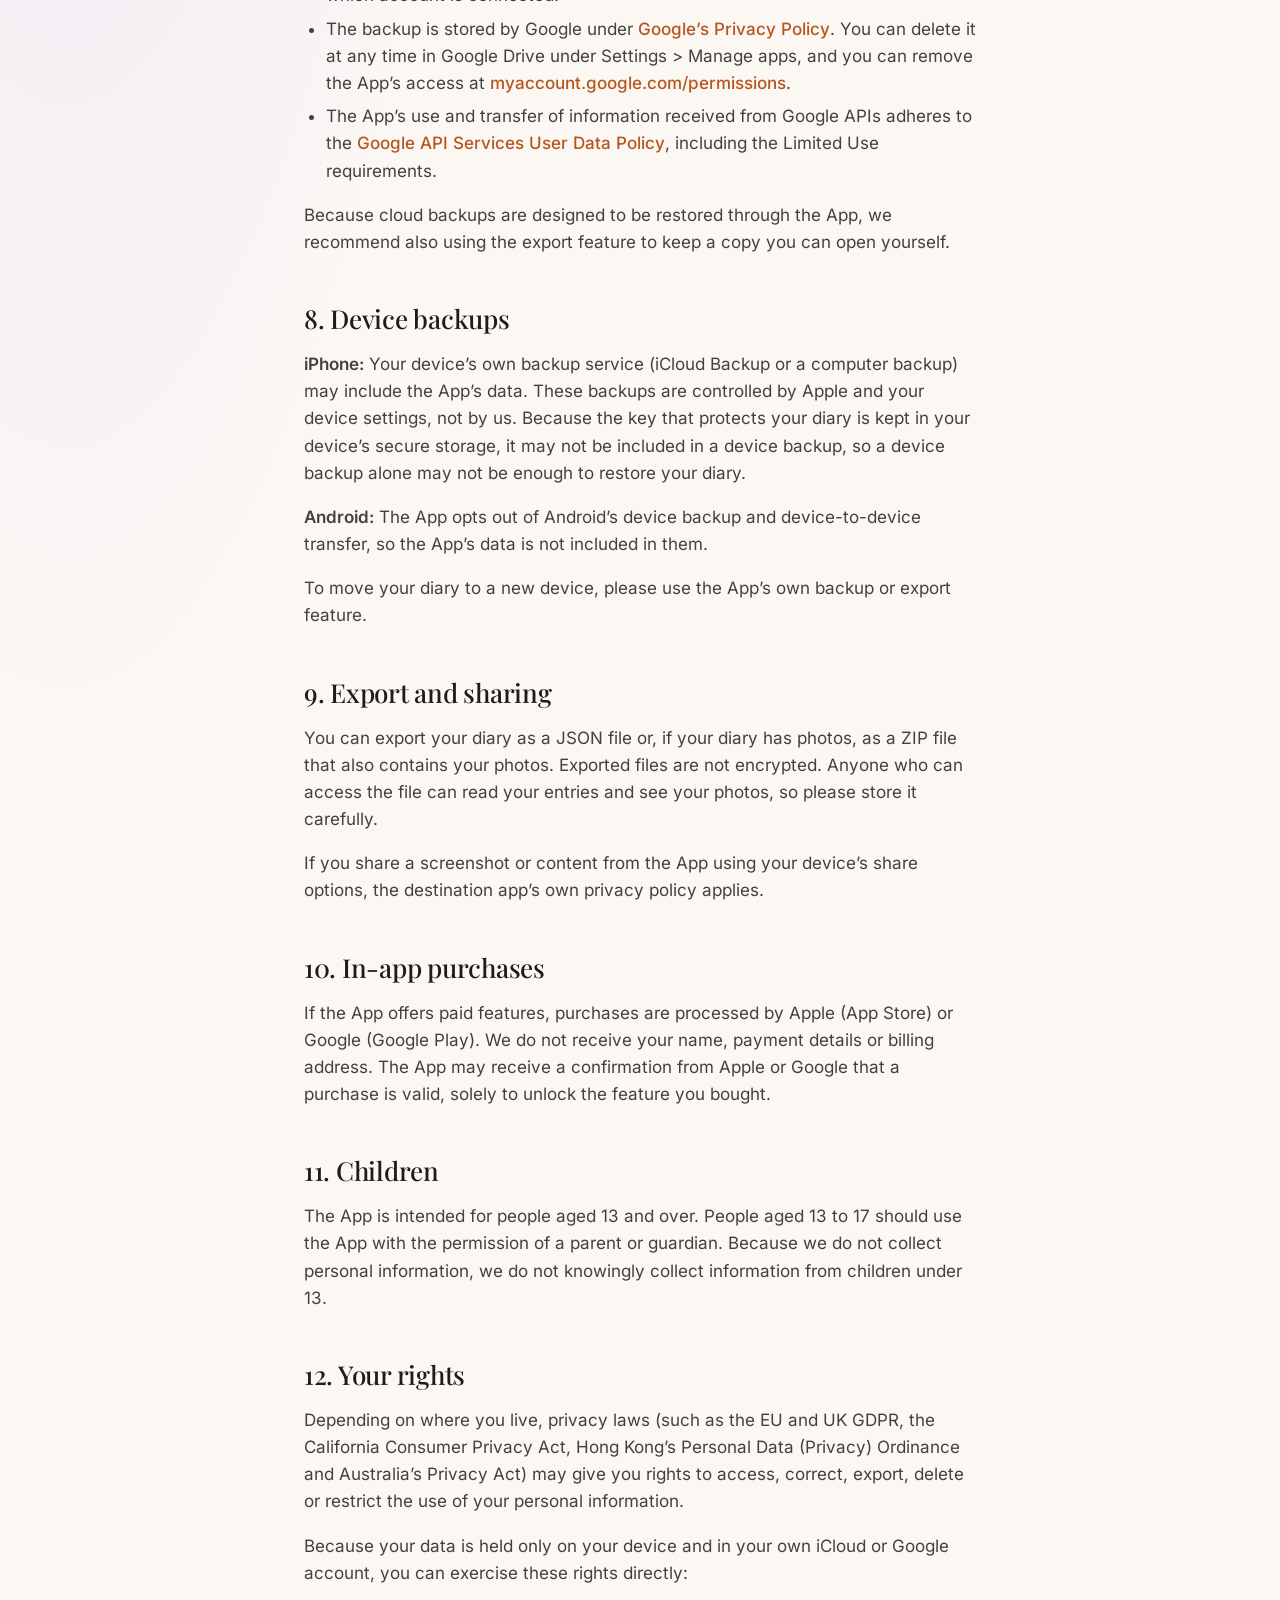
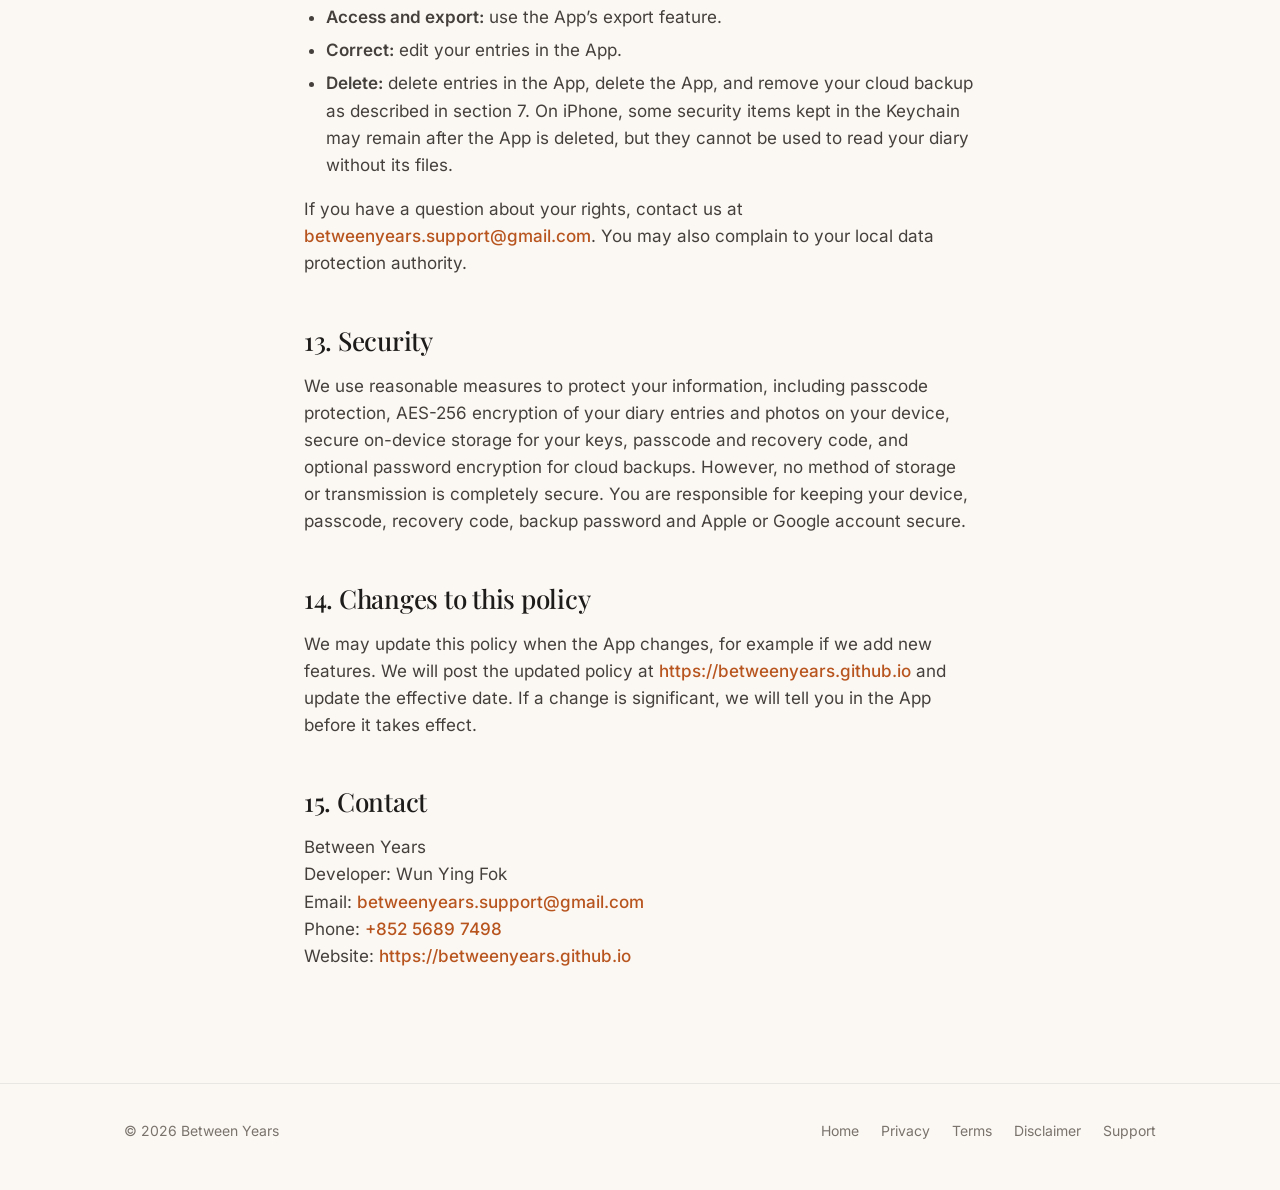
<file: privacy.html>
<!doctype html>
<html lang="en">
<head>
  <meta charset="utf-8">
  <meta name="viewport" content="width=device-width, initial-scale=1">
  <title>Privacy Policy — Between Years</title>
  <meta name="description" content="How Between Years handles your diary: it stays on your device.">
  <meta name="theme-color" content="#FBF8F4" media="(prefers-color-scheme: light)">
  <meta name="theme-color" content="#0E0D0F" media="(prefers-color-scheme: dark)">
  <link rel="icon" href="assets/img/favicon.png" type="image/png">
  <link rel="apple-touch-icon" href="assets/img/apple-touch-icon.png">
  <link rel="stylesheet" href="css/style.css?v=11">
</head>
<body>

<header class="site-header">
  <div class="wrap">
    <a class="brand" href="index.html"><img src="assets/img/icon-256.png" alt="">Between Years</a>
    <nav class="nav" aria-label="Main">
      <a href="index.html#features">Features</a>
      <a href="support.html">Support</a>
      <a class="btn" href="index.html#join">Join the beta</a>
    </nav>
  </div>
</header>

<main class="doc glow">
  <div class="wrap narrow">
    <p class="eyebrow">Privacy</p>
    <h1>Privacy Policy</h1>
    <p class="updated">Effective date: 27 November 2026</p>

    <h2>1. The short version</h2>
    <div class="callout">
      <p>Your diary stays on your device. We do not run servers, we do not have accounts, and we cannot see, read or recover anything you write in Between Years. If you choose to back up, the backup goes to your own iCloud or Google account, not to us.</p>
    </div>

    <h2>2. Who we are</h2>
    <p>Between Years (&ldquo;the App&rdquo;) is an independent app based in the Hong Kong Special Administrative Region. In this policy, &ldquo;we&rdquo;, &ldquo;us&rdquo; and &ldquo;our&rdquo; refer to the developer of the App, whose details are in section 15. You can contact us at <a class="text-link" href="mailto:betweenyears.support@gmail.com">betweenyears.support@gmail.com</a>.</p>
    <p>This policy covers the App. Our website is hosted on GitHub Pages, which may collect technical information such as your IP address under <a class="text-link" href="https://docs.github.com/en/site-policy/privacy-policies/github-general-privacy-statement" target="_blank" rel="noopener">GitHub&rsquo;s Privacy Statement</a>.</p>

    <h2>3. What we do not collect</h2>
    <p>We do not collect, store, sell or share any personal information about you. In particular, the App does not include:</p>
    <ul>
      <li>user accounts or sign-up</li>
      <li>analytics, tracking or advertising tools</li>
      <li>crash-reporting services</li>
      <li>advertising of any kind</li>
    </ul>
    <p>The App&rsquo;s daily questions are built into the App, so it does not need to contact any server to show them.</p>

    <h2>4. Information stored on your device</h2>
    <p>Your diary entries, photos, settings and preferences are stored locally on your device. Your diary entries and photos are encrypted with AES-256, using a key that is created on your device the first time you open the App and kept in your device&rsquo;s secure storage (the iOS Keychain or Android Keystore), separately from your diary files.</p>
    <p>The App only accesses the photos you choose to add. It does not scan your photo library. When you add a photo, the App removes its location and other metadata (EXIF).</p>
    <p>This information never leaves your device unless you choose to back it up, export it or share it, as described below. We have no access to it.</p>

    <h2>5. Passcode, biometrics and recovery code</h2>
    <p>You can protect the App with a passcode. If you turn on Face ID, Touch ID or fingerprint unlock, authentication is handled entirely by your device&rsquo;s operating system. The App only receives a &ldquo;success&rdquo; or &ldquo;failure&rdquo; result and never has access to your biometric data.</p>
    <p>You may choose to create a 12-character recovery code. Your passcode and recovery code are stored securely on your device. Because we never receive them, we cannot reset your passcode or recover your diary for you.</p>
    <p>If you forget your passcode, you can reset it with your recovery code or, unless you have turned this off, with your device&rsquo;s own passcode. If neither is available, the only way back into the App is to erase the diary on this device.</p>
    <p>If the device passcode option is on, anyone who knows your device passcode may be able to reset your App passcode. You can turn this off in the App&rsquo;s settings.</p>

    <h2>6. Notifications</h2>
    <p>Daily reminders are scheduled locally on your device. They do not use a push-notification service, and no information is sent to us.</p>

    <h2>7. Cloud backup (optional)</h2>
    <p>You can choose to back up your diary to your own cloud account: iCloud on iPhone, or Google Drive on Android. Backups go directly from your device to your account and never pass through any server operated by us.</p>
    <h3>Backup password (optional)</h3>
    <ul>
      <li>Backups are not encrypted by the App unless you set a backup password in Settings &gt; Backup &amp; Data &gt; Automatic Backup.</li>
      <li>If you set a backup password, your backup, including photos, is encrypted on your device with AES-256 before it is uploaded. Neither we, Apple nor Google can read it, and it cannot be restored without that password.</li>
      <li>If you do not set a backup password, your backup, including photos, is uploaded in readable form and is protected only by the security of your Apple or Google account.</li>
      <li>We never store your backup password. A key derived from it is kept in your device&rsquo;s secure storage so that automatic backups can run. You can remove the password at any time.</li>
    </ul>
    <h3>iCloud (iPhone)</h3>
    <ul>
      <li>Backups are stored in the App&rsquo;s private area of your iCloud account, using Apple&rsquo;s CloudKit service. We cannot access your private iCloud data.</li>
      <li>iCloud is provided by Apple under <a class="text-link" href="https://www.apple.com/legal/privacy/" target="_blank" rel="noopener">Apple&rsquo;s Privacy Policy</a>. You can delete the App&rsquo;s iCloud data in your iPhone&rsquo;s iCloud storage settings.</li>
    </ul>
    <h3>Google Drive (Android)</h3>
    <ul>
      <li>You sign in with your Google account through Google&rsquo;s own sign-in screen. We never see your Google password.</li>
      <li>The App requests only the <code>drive.appdata</code> permission. This lets the App create and read its own files in a private, hidden app folder in your Google Drive. The App cannot see, open or change any other files in your Drive.</li>
      <li>Your Google account email address may be stored on your device only to show which account is connected.</li>
      <li>The backup is stored by Google under <a class="text-link" href="https://policies.google.com/privacy" target="_blank" rel="noopener">Google&rsquo;s Privacy Policy</a>. You can delete it at any time in Google Drive under Settings &gt; Manage apps, and you can remove the App&rsquo;s access at <a class="text-link" href="https://myaccount.google.com/permissions" target="_blank" rel="noopener">myaccount.google.com/permissions</a>.</li>
      <li>The App&rsquo;s use and transfer of information received from Google APIs adheres to the <a class="text-link" href="https://developers.google.com/terms/api-services-user-data-policy" target="_blank" rel="noopener">Google API Services User Data Policy</a>, including the Limited Use requirements.</li>
    </ul>
    <p>Because cloud backups are designed to be restored through the App, we recommend also using the export feature to keep a copy you can open yourself.</p>

    <h2>8. Device backups</h2>
    <p><strong>iPhone:</strong> Your device&rsquo;s own backup service (iCloud Backup or a computer backup) may include the App&rsquo;s data. These backups are controlled by Apple and your device settings, not by us. Because the key that protects your diary is kept in your device&rsquo;s secure storage, it may not be included in a device backup, so a device backup alone may not be enough to restore your diary.</p>
    <p><strong>Android:</strong> The App opts out of Android&rsquo;s device backup and device-to-device transfer, so the App&rsquo;s data is not included in them.</p>
    <p>To move your diary to a new device, please use the App&rsquo;s own backup or export feature.</p>

    <h2>9. Export and sharing</h2>
    <p>You can export your diary as a JSON file or, if your diary has photos, as a ZIP file that also contains your photos. Exported files are not encrypted. Anyone who can access the file can read your entries and see your photos, so please store it carefully.</p>
    <p>If you share a screenshot or content from the App using your device&rsquo;s share options, the destination app&rsquo;s own privacy policy applies.</p>

    <h2>10. In-app purchases</h2>
    <p>If the App offers paid features, purchases are processed by Apple (App Store) or Google (Google Play). We do not receive your name, payment details or billing address. The App may receive a confirmation from Apple or Google that a purchase is valid, solely to unlock the feature you bought.</p>

    <h2>11. Children</h2>
    <p>The App is intended for people aged 13 and over. People aged 13 to 17 should use the App with the permission of a parent or guardian. Because we do not collect personal information, we do not knowingly collect information from children under 13.</p>

    <h2>12. Your rights</h2>
    <p>Depending on where you live, privacy laws (such as the EU and UK GDPR, the California Consumer Privacy Act, Hong Kong&rsquo;s Personal Data (Privacy) Ordinance and Australia&rsquo;s Privacy Act) may give you rights to access, correct, export, delete or restrict the use of your personal information.</p>
    <p>Because your data is held only on your device and in your own iCloud or Google account, you can exercise these rights directly:</p>
    <ul>
      <li><strong>Access and export:</strong> use the App&rsquo;s export feature.</li>
      <li><strong>Correct:</strong> edit your entries in the App.</li>
      <li><strong>Delete:</strong> delete entries in the App, delete the App, and remove your cloud backup as described in section 7. On iPhone, some security items kept in the Keychain may remain after the App is deleted, but they cannot be used to read your diary without its files.</li>
    </ul>
    <p>If you have a question about your rights, contact us at <a class="text-link" href="mailto:betweenyears.support@gmail.com">betweenyears.support@gmail.com</a>. You may also complain to your local data protection authority.</p>

    <h2>13. Security</h2>
    <p>We use reasonable measures to protect your information, including passcode protection, AES-256 encryption of your diary entries and photos on your device, secure on-device storage for your keys, passcode and recovery code, and optional password encryption for cloud backups. However, no method of storage or transmission is completely secure. You are responsible for keeping your device, passcode, recovery code, backup password and Apple or Google account secure.</p>

    <h2>14. Changes to this policy</h2>
    <p>We may update this policy when the App changes, for example if we add new features. We will post the updated policy at <a class="text-link" href="https://betweenyears.github.io">https://betweenyears.github.io</a> and update the effective date. If a change is significant, we will tell you in the App before it takes effect.</p>

    <h2>15. Contact</h2>
    <p>Between Years<br>
    Developer: Wun Ying Fok<br>
    Email: <a class="text-link" href="mailto:betweenyears.support@gmail.com">betweenyears.support@gmail.com</a><br>
    Phone: <a class="text-link" href="tel:+85256897498">+852 5689 7498</a><br>
    Website: <a class="text-link" href="https://betweenyears.github.io">https://betweenyears.github.io</a></p>
  </div>
</main>

<footer class="site-footer">
  <div class="wrap">
    <span>© <span data-year>2026</span> Between Years</span>
    <nav aria-label="Footer">
      <a href="index.html">Home</a>
      <a href="privacy.html" aria-current="page">Privacy</a>
      <a href="terms.html">Terms</a>
      <a href="disclaimer.html">Disclaimer</a>
      <a href="support.html">Support</a>
    </nav>
  </div>
</footer>

<script src="js/main.js?v=11"></script>
</body>
</html>
</file>
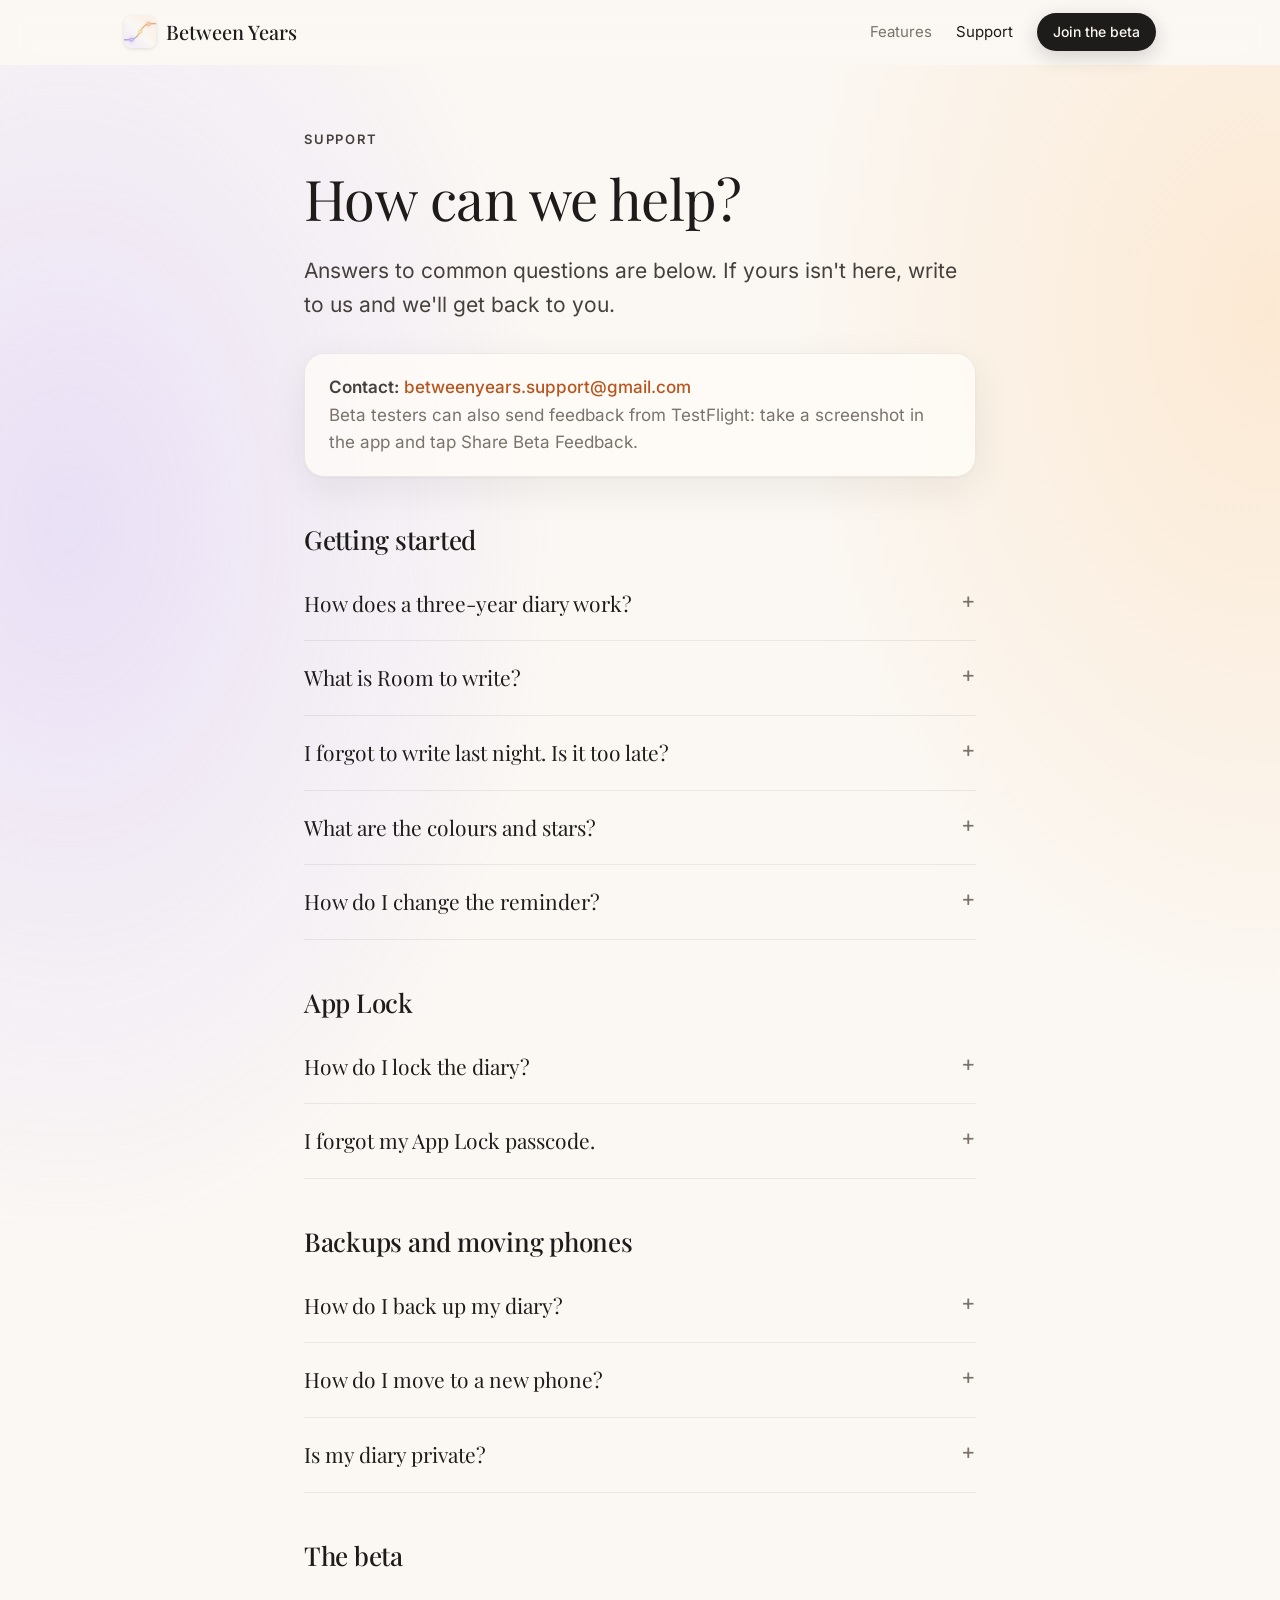
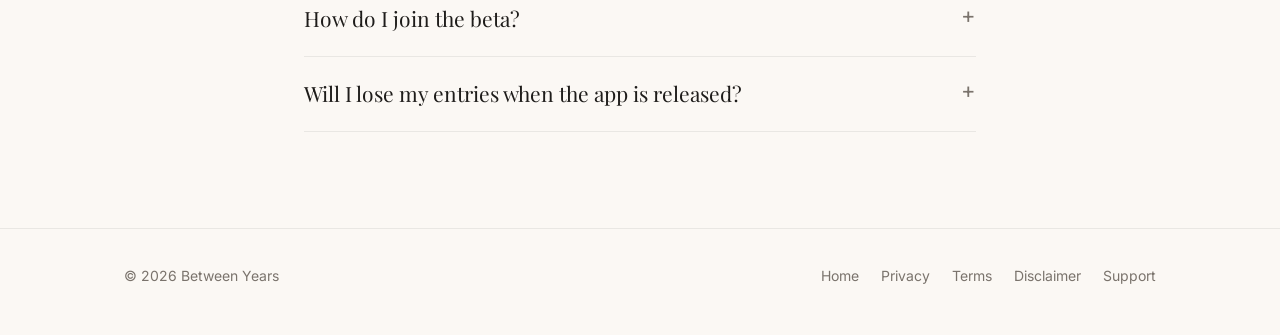
<file: support.html>
<!doctype html>
<html lang="en">
<head>
  <meta charset="utf-8">
  <meta name="viewport" content="width=device-width, initial-scale=1">
  <title>Support — Between Years</title>
  <meta name="description" content="Help with Between Years: how it works, backups, App Lock, and how to reach us.">
  <meta name="theme-color" content="#FBF8F4" media="(prefers-color-scheme: light)">
  <meta name="theme-color" content="#0E0D0F" media="(prefers-color-scheme: dark)">
  <link rel="icon" href="assets/img/favicon.png" type="image/png">
  <link rel="apple-touch-icon" href="assets/img/apple-touch-icon.png">
  <link rel="stylesheet" href="css/style.css?v=11">
</head>
<body>

<header class="site-header">
  <div class="wrap">
    <a class="brand" href="index.html"><img src="assets/img/icon-256.png" alt="">Between Years</a>
    <nav class="nav" aria-label="Main">
      <a href="index.html#features">Features</a>
      <a href="support.html" aria-current="page">Support</a>
      <a class="btn" href="index.html#join">Join the beta</a>
    </nav>
  </div>
</header>

<main class="doc glow">
  <div class="wrap narrow">
    <p class="eyebrow">Support</p>
    <h1>How can we help?</h1>
    <p class="lead">Answers to common questions are below. If yours isn't here, write to us and we'll get back to you.</p>

    <div class="callout">
      <p><strong>Contact:</strong> <a class="text-link" href="mailto:betweenyears.support@gmail.com">betweenyears.support@gmail.com</a><br>
      <span class="muted">Beta testers can also send feedback from TestFlight: take a screenshot in the app and tap Share Beta Feedback.</span></p>
    </div>

    <h2>Getting started</h2>

    <details class="faq">
      <summary>How does a three-year diary work?</summary>
      <p>Every day of the year has its own question. You answer it in a few words. A year later, the same date asks the same question, and your answer from last year sits right above it. By the third year, each page holds three answers to one question, so you can see how you've changed.</p>
    </details>

    <details class="faq">
      <summary>What is Room to write?</summary>
      <p>The question is just a start. If a day needs more, Room to write is a separate note for that day, where you can write as much as you like.</p>
    </details>

    <details class="faq">
      <summary>I forgot to write last night. Is it too late?</summary>
      <p>No. Yesterday stays open until 7 am, so you can still fill it in, and your streak holds.</p>
    </details>

    <details class="faq">
      <summary>What are the colours and stars?</summary>
      <p>After you save, you can pick a colour for the day, from cool lavender to warm gold. Each day becomes a star in that colour. Each month gets its own night-sky card in the calendar, and at 100, 500 and 1,000 entries you get a recap of your sky.</p>
    </details>

    <details class="faq">
      <summary>How do I change the reminder?</summary>
      <p>Go to Settings, then the reminders section, to set the time or turn it off. If you've already written that night, you won't get a reminder.</p>
    </details>

    <h2>App Lock</h2>

    <details class="faq">
      <summary>How do I lock the diary?</summary>
      <p>Turn on App Lock in Settings and set a passcode. You can also unlock with Face ID, Touch ID or fingerprint.</p>
    </details>

    <details class="faq">
      <summary>I forgot my App Lock passcode.</summary>
      <p>On the lock screen, enter a wrong passcode once and "Forgot passcode?" appears. Tap it. Depending on how App Lock was set up, you can get back in with:</p>
      <ul>
        <li><strong>Your phone's own passcode</strong> (the default), or</li>
        <li><strong>Your recovery code</strong>, if you turned phone reset off and saved a code.</li>
      </ul>
      <p>If neither is available, the only way back in is to erase the diary on this device. A backup or export lets you restore it afterwards.</p>
    </details>

    <h2>Backups and moving phones</h2>

    <details class="faq">
      <summary>How do I back up my diary?</summary>
      <p><strong>Automatic backup:</strong> go to Settings → Automatic Backup. On iPhone your diary is saved to your own iCloud, and on Android to your own Google Drive, whenever it changes.</p>
      <p><strong>Backup password:</strong> for extra protection, set a backup password. Your backup is then encrypted before it leaves your phone. Don't lose that password: without it, nobody can open the backup, including us.</p>
      <p><strong>Export:</strong> you can also save your whole diary to a file from Settings, as a copy you can keep anywhere. The file isn't encrypted, so keep it somewhere safe.</p>
    </details>

    <details class="faq">
      <summary>How do I move to a new phone?</summary>
      <p><strong>With automatic backup:</strong> on the new phone, sign in with the same Apple ID (iPhone) or Google account (Android). Install Between Years, open Settings → Automatic Backup, choose the backup to restore, and enter its password if it has one. Then set a new passcode, since passcodes aren't included in backups.</p>
      <p><strong>With an export file:</strong> move the file to the new phone (AirDrop, Files, email or a cloud drive). Install Between Years, then tap "Restoring a diary?" on the welcome screen, or go to Settings → Import later.</p>
    </details>

    <details class="faq">
      <summary>Is my diary private?</summary>
      <p>Yes. It's encrypted and stored on your device. There's no account, no tracking and no server that holds your entries. See the <a class="text-link" href="privacy.html">privacy policy</a> for the details.</p>
    </details>

    <h2>The beta</h2>

    <details class="faq">
      <summary>How do I join the beta?</summary>
      <p>Install Apple's free TestFlight app, then open our <a class="text-link" href="#" data-beta>public beta link</a> on your iPhone and tap Accept.</p>
    </details>

    <details class="faq">
      <summary>Will I lose my entries when the app is released?</summary>
      <p>To be safe, export your diary before switching from the beta to the App Store version, then import it if needed.</p>
    </details>
  </div>
</main>

<footer class="site-footer">
  <div class="wrap">
    <span>© <span data-year>2026</span> Between Years</span>
    <nav aria-label="Footer">
      <a href="index.html">Home</a>
      <a href="privacy.html">Privacy</a>
      <a href="terms.html">Terms</a>
      <a href="disclaimer.html">Disclaimer</a>
      <a href="support.html" aria-current="page">Support</a>
    </nav>
  </div>
</footer>

<script src="js/main.js?v=11"></script>
</body>
</html>
</file>
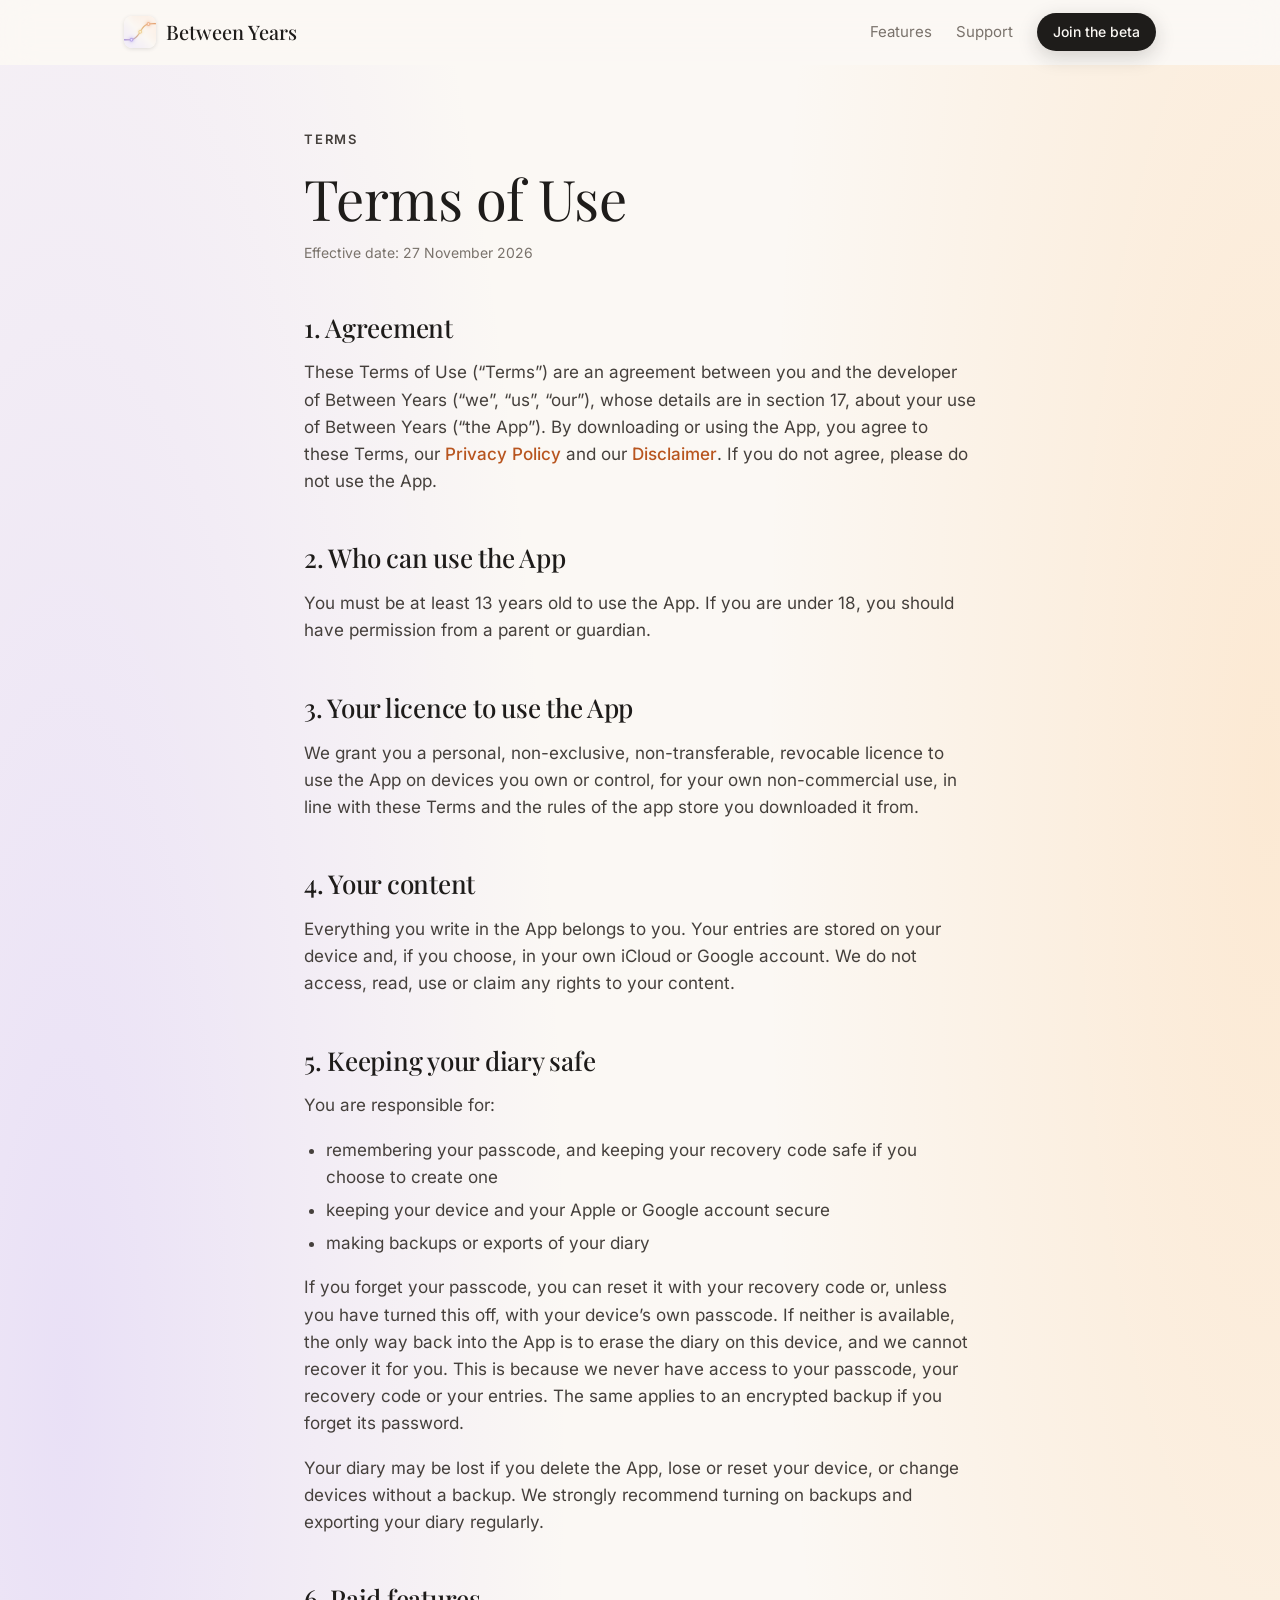
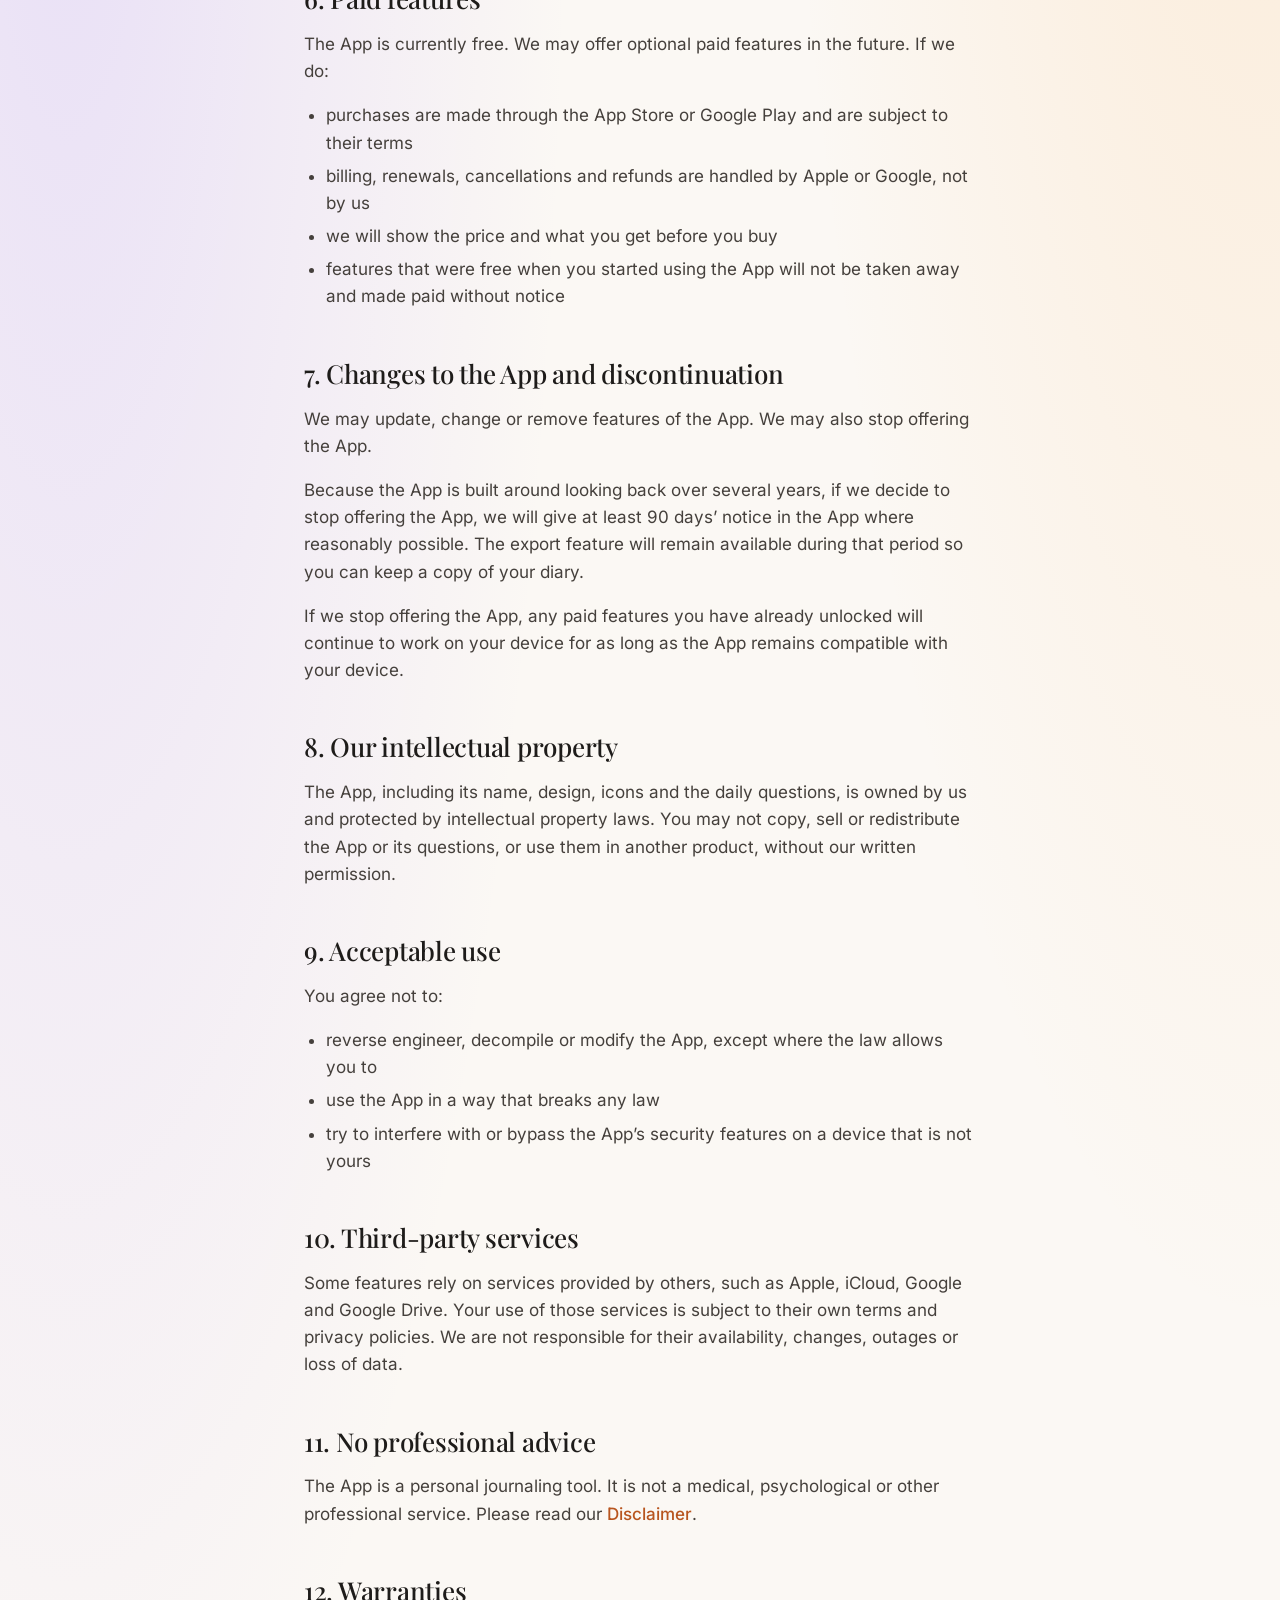
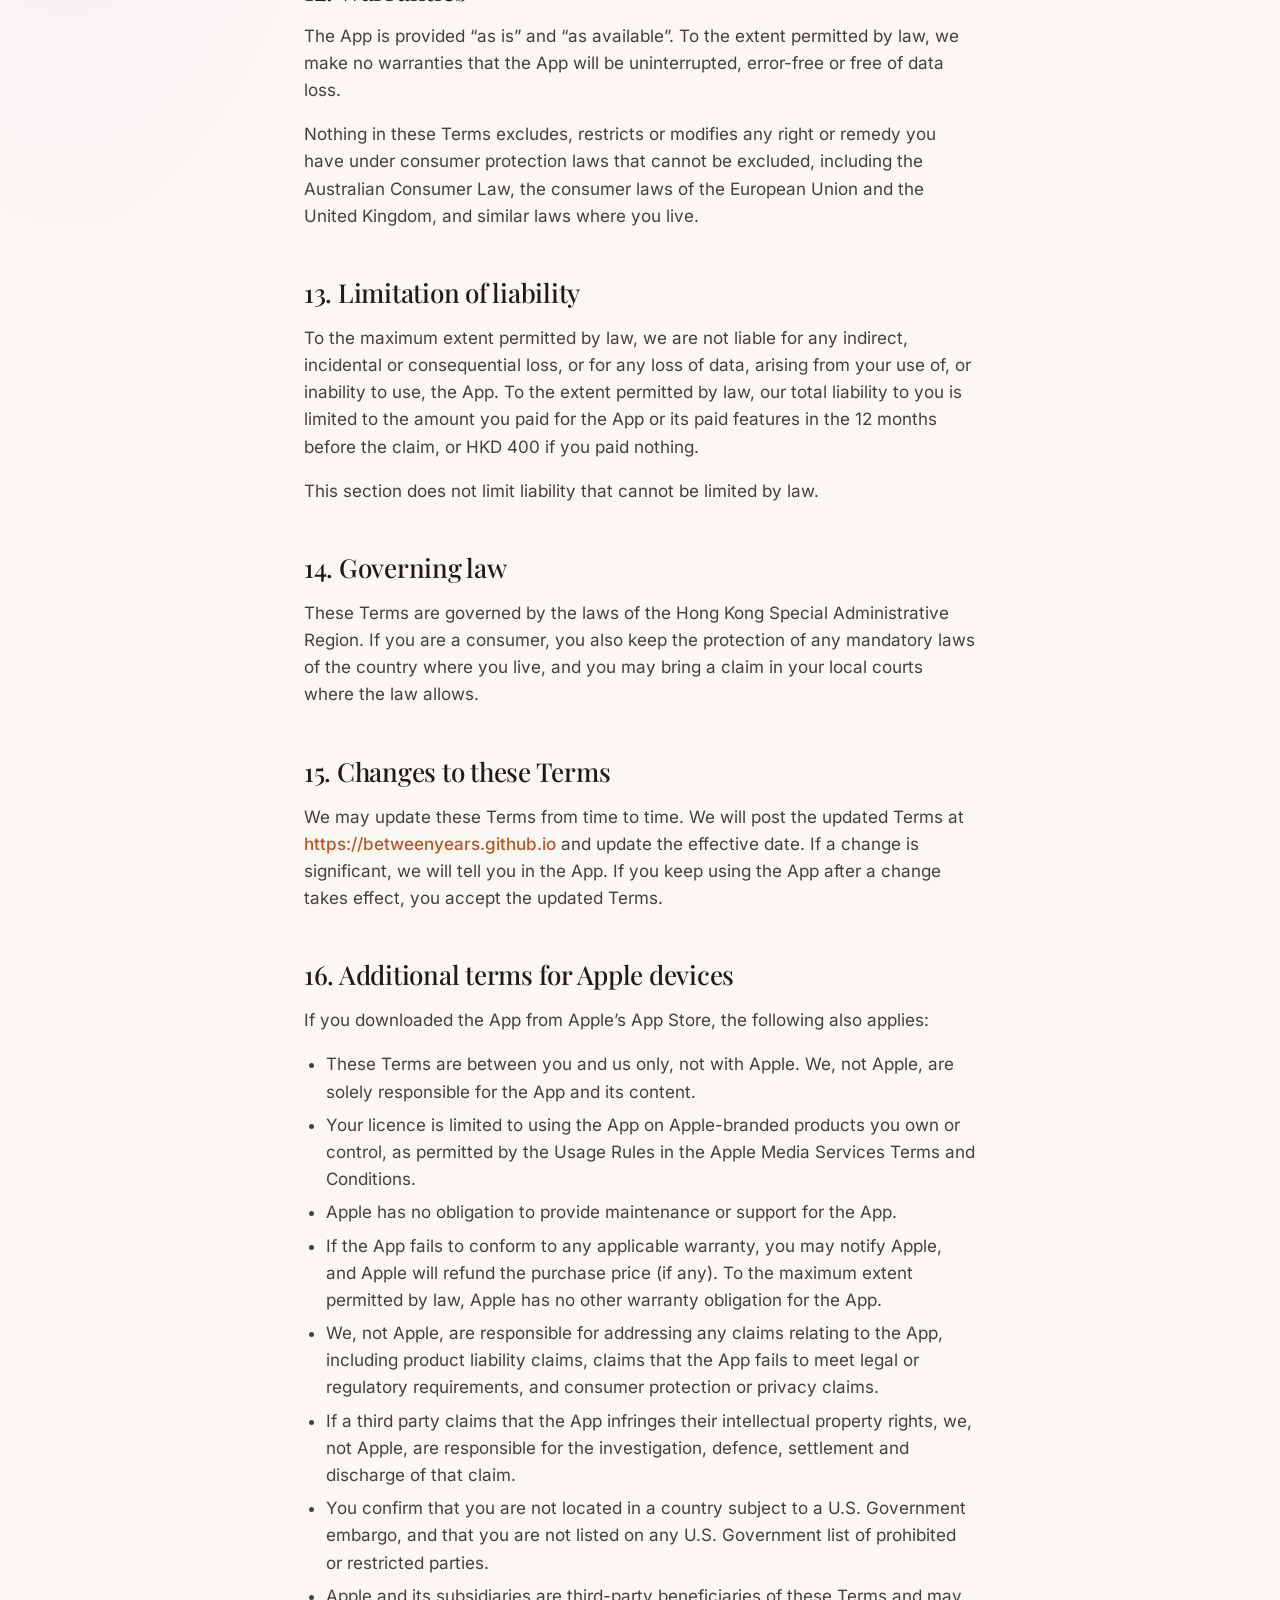
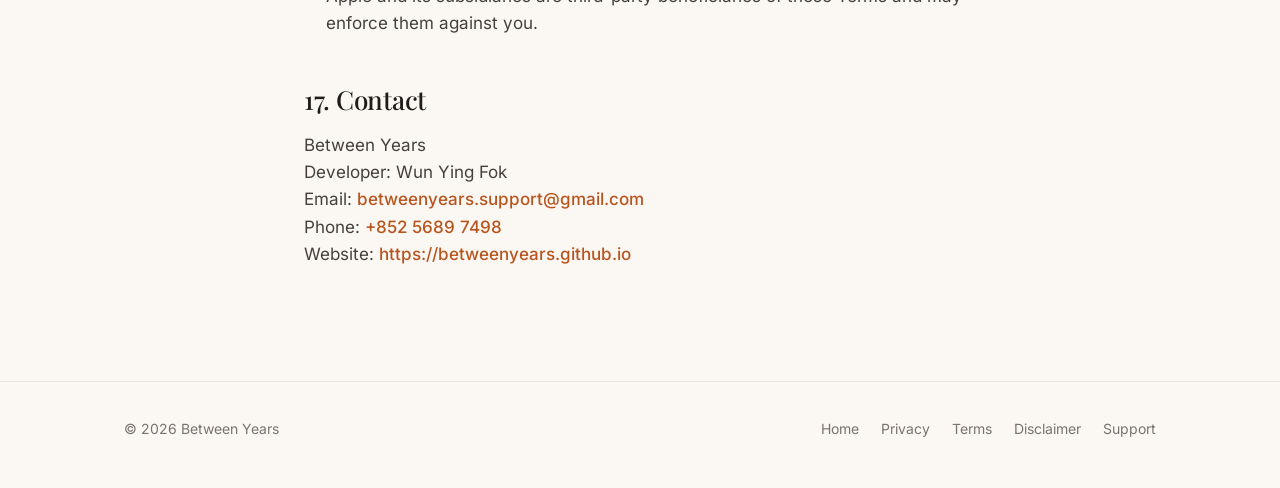
<file: terms.html>
<!doctype html>
<html lang="en">
<head>
  <meta charset="utf-8">
  <meta name="viewport" content="width=device-width, initial-scale=1">
  <title>Terms of Use — Between Years</title>
  <meta name="description" content="The terms for using Between Years, a three-year diary app.">
  <meta name="theme-color" content="#FBF8F4" media="(prefers-color-scheme: light)">
  <meta name="theme-color" content="#0E0D0F" media="(prefers-color-scheme: dark)">
  <link rel="icon" href="assets/img/favicon.png" type="image/png">
  <link rel="apple-touch-icon" href="assets/img/apple-touch-icon.png">
  <link rel="stylesheet" href="css/style.css?v=11">
</head>
<body>

<header class="site-header">
  <div class="wrap">
    <a class="brand" href="index.html"><img src="assets/img/icon-256.png" alt="">Between Years</a>
    <nav class="nav" aria-label="Main">
      <a href="index.html#features">Features</a>
      <a href="support.html">Support</a>
      <a class="btn" href="index.html#join">Join the beta</a>
    </nav>
  </div>
</header>

<main class="doc glow">
  <div class="wrap narrow">
    <p class="eyebrow">Terms</p>
    <h1>Terms of Use</h1>
    <p class="updated">Effective date: 27 November 2026</p>

    <h2>1. Agreement</h2>
    <p>These Terms of Use (&ldquo;Terms&rdquo;) are an agreement between you and the developer of Between Years (&ldquo;we&rdquo;, &ldquo;us&rdquo;, &ldquo;our&rdquo;), whose details are in section 17, about your use of Between Years (&ldquo;the App&rdquo;). By downloading or using the App, you agree to these Terms, our <a class="text-link" href="privacy.html">Privacy Policy</a> and our <a class="text-link" href="disclaimer.html">Disclaimer</a>. If you do not agree, please do not use the App.</p>

    <h2>2. Who can use the App</h2>
    <p>You must be at least 13 years old to use the App. If you are under 18, you should have permission from a parent or guardian.</p>

    <h2>3. Your licence to use the App</h2>
    <p>We grant you a personal, non-exclusive, non-transferable, revocable licence to use the App on devices you own or control, for your own non-commercial use, in line with these Terms and the rules of the app store you downloaded it from.</p>

    <h2>4. Your content</h2>
    <p>Everything you write in the App belongs to you. Your entries are stored on your device and, if you choose, in your own iCloud or Google account. We do not access, read, use or claim any rights to your content.</p>

    <h2>5. Keeping your diary safe</h2>
    <p>You are responsible for:</p>
    <ul>
      <li>remembering your passcode, and keeping your recovery code safe if you choose to create one</li>
      <li>keeping your device and your Apple or Google account secure</li>
      <li>making backups or exports of your diary</li>
    </ul>
    <p>If you forget your passcode, you can reset it with your recovery code or, unless you have turned this off, with your device&rsquo;s own passcode. If neither is available, the only way back into the App is to erase the diary on this device, and we cannot recover it for you. This is because we never have access to your passcode, your recovery code or your entries. The same applies to an encrypted backup if you forget its password.</p>
    <p>Your diary may be lost if you delete the App, lose or reset your device, or change devices without a backup. We strongly recommend turning on backups and exporting your diary regularly.</p>

    <h2>6. Paid features</h2>
    <p>The App is currently free. We may offer optional paid features in the future. If we do:</p>
    <ul>
      <li>purchases are made through the App Store or Google Play and are subject to their terms</li>
      <li>billing, renewals, cancellations and refunds are handled by Apple or Google, not by us</li>
      <li>we will show the price and what you get before you buy</li>
      <li>features that were free when you started using the App will not be taken away and made paid without notice</li>
    </ul>

    <h2>7. Changes to the App and discontinuation</h2>
    <p>We may update, change or remove features of the App. We may also stop offering the App.</p>
    <p>Because the App is built around looking back over several years, if we decide to stop offering the App, we will give at least 90 days&rsquo; notice in the App where reasonably possible. The export feature will remain available during that period so you can keep a copy of your diary.</p>
    <p>If we stop offering the App, any paid features you have already unlocked will continue to work on your device for as long as the App remains compatible with your device.</p>

    <h2>8. Our intellectual property</h2>
    <p>The App, including its name, design, icons and the daily questions, is owned by us and protected by intellectual property laws. You may not copy, sell or redistribute the App or its questions, or use them in another product, without our written permission.</p>

    <h2>9. Acceptable use</h2>
    <p>You agree not to:</p>
    <ul>
      <li>reverse engineer, decompile or modify the App, except where the law allows you to</li>
      <li>use the App in a way that breaks any law</li>
      <li>try to interfere with or bypass the App&rsquo;s security features on a device that is not yours</li>
    </ul>

    <h2>10. Third-party services</h2>
    <p>Some features rely on services provided by others, such as Apple, iCloud, Google and Google Drive. Your use of those services is subject to their own terms and privacy policies. We are not responsible for their availability, changes, outages or loss of data.</p>

    <h2>11. No professional advice</h2>
    <p>The App is a personal journaling tool. It is not a medical, psychological or other professional service. Please read our <a class="text-link" href="disclaimer.html">Disclaimer</a>.</p>

    <h2>12. Warranties</h2>
    <p>The App is provided &ldquo;as is&rdquo; and &ldquo;as available&rdquo;. To the extent permitted by law, we make no warranties that the App will be uninterrupted, error-free or free of data loss.</p>
    <p>Nothing in these Terms excludes, restricts or modifies any right or remedy you have under consumer protection laws that cannot be excluded, including the Australian Consumer Law, the consumer laws of the European Union and the United Kingdom, and similar laws where you live.</p>

    <h2>13. Limitation of liability</h2>
    <p>To the maximum extent permitted by law, we are not liable for any indirect, incidental or consequential loss, or for any loss of data, arising from your use of, or inability to use, the App. To the extent permitted by law, our total liability to you is limited to the amount you paid for the App or its paid features in the 12 months before the claim, or HKD 400 if you paid nothing.</p>
    <p>This section does not limit liability that cannot be limited by law.</p>

    <h2>14. Governing law</h2>
    <p>These Terms are governed by the laws of the Hong Kong Special Administrative Region. If you are a consumer, you also keep the protection of any mandatory laws of the country where you live, and you may bring a claim in your local courts where the law allows.</p>

    <h2>15. Changes to these Terms</h2>
    <p>We may update these Terms from time to time. We will post the updated Terms at <a class="text-link" href="https://betweenyears.github.io">https://betweenyears.github.io</a> and update the effective date. If a change is significant, we will tell you in the App. If you keep using the App after a change takes effect, you accept the updated Terms.</p>

    <h2>16. Additional terms for Apple devices</h2>
    <p>If you downloaded the App from Apple&rsquo;s App Store, the following also applies:</p>
    <ul>
      <li>These Terms are between you and us only, not with Apple. We, not Apple, are solely responsible for the App and its content.</li>
      <li>Your licence is limited to using the App on Apple-branded products you own or control, as permitted by the Usage Rules in the Apple Media Services Terms and Conditions.</li>
      <li>Apple has no obligation to provide maintenance or support for the App.</li>
      <li>If the App fails to conform to any applicable warranty, you may notify Apple, and Apple will refund the purchase price (if any). To the maximum extent permitted by law, Apple has no other warranty obligation for the App.</li>
      <li>We, not Apple, are responsible for addressing any claims relating to the App, including product liability claims, claims that the App fails to meet legal or regulatory requirements, and consumer protection or privacy claims.</li>
      <li>If a third party claims that the App infringes their intellectual property rights, we, not Apple, are responsible for the investigation, defence, settlement and discharge of that claim.</li>
      <li>You confirm that you are not located in a country subject to a U.S. Government embargo, and that you are not listed on any U.S. Government list of prohibited or restricted parties.</li>
      <li>Apple and its subsidiaries are third-party beneficiaries of these Terms and may enforce them against you.</li>
    </ul>

    <h2>17. Contact</h2>
    <p>Between Years<br>
    Developer: Wun Ying Fok<br>
    Email: <a class="text-link" href="mailto:betweenyears.support@gmail.com">betweenyears.support@gmail.com</a><br>
    Phone: <a class="text-link" href="tel:+85256897498">+852 5689 7498</a><br>
    Website: <a class="text-link" href="https://betweenyears.github.io">https://betweenyears.github.io</a></p>
  </div>
</main>

<footer class="site-footer">
  <div class="wrap">
    <span>© <span data-year>2026</span> Between Years</span>
    <nav aria-label="Footer">
      <a href="index.html">Home</a>
      <a href="privacy.html">Privacy</a>
      <a href="terms.html" aria-current="page">Terms</a>
      <a href="disclaimer.html">Disclaimer</a>
      <a href="support.html">Support</a>
    </nav>
  </div>
</footer>

<script src="js/main.js?v=11"></script>
</body>
</html>
</file>
<file: css/style.css>
/* Between Years — site styles. Colours and type follow the app (lib/core/theme). */

@font-face { font-family: "Playfair Display"; src: url("../assets/fonts/PlayfairDisplay-Regular.ttf") format("truetype"); font-weight: 400; font-display: swap; }
@font-face { font-family: "Playfair Display"; src: url("../assets/fonts/PlayfairDisplay-Medium.ttf") format("truetype"); font-weight: 500; font-display: swap; }
@font-face { font-family: "Playfair Display"; src: url("../assets/fonts/PlayfairDisplay-SemiBold.ttf") format("truetype"); font-weight: 600; font-display: swap; }
@font-face { font-family: "Playfair Display"; src: url("../assets/fonts/PlayfairDisplay-Italic.ttf") format("truetype"); font-weight: 400; font-style: italic; font-display: swap; }
@font-face { font-family: "Inter"; src: url("../assets/fonts/Inter-Regular.ttf") format("truetype"); font-weight: 400; font-display: swap; }
@font-face { font-family: "Inter"; src: url("../assets/fonts/Inter-Medium.ttf") format("truetype"); font-weight: 500; font-display: swap; }
@font-face { font-family: "Inter"; src: url("../assets/fonts/Inter-SemiBold.ttf") format("truetype"); font-weight: 600; font-display: swap; }
@font-face { font-family: "Newsreader"; src: url("../assets/fonts/Newsreader-Italic.ttf") format("truetype"); font-weight: 400; font-style: italic; font-display: swap; }

:root {
  --paper: #FBF8F4;
  --paper-2: #F4EFE8;
  --card: rgba(255, 252, 248, 0.72);
  --card-border: rgba(30, 28, 26, 0.08);
  --ink: #1E1C1A;
  --ink-soft: #45403C;
  --muted: #7A736C;
  --faint: #A3A09D;
  --accent: #D98A4E;
  --accent-ink: #B8551F;
  --caret: #D2662E;
  --night: #0E0D0F;
  --night-2: #17151C;
  --lavender: #A98BFF;
  --periwinkle: #7FA2FF;
  --ice: #6FD3E6;
  --starlight: #F5EFE4;
  --rose: #FF9A8A;
  --amber: #FFAE52;
  --gold: #FFD45C;
  --glow-a: rgba(169, 139, 255, 0.22);
  --glow-b: rgba(255, 174, 82, 0.20);
  --shadow: 0 1px 2px rgba(30, 28, 26, 0.04), 0 12px 40px rgba(30, 28, 26, 0.07);
  --radius: 20px;
  --serif: "Playfair Display", Georgia, serif;
  --sans: "Inter", -apple-system, BlinkMacSystemFont, "Segoe UI", sans-serif;
  --quote: "Newsreader", Georgia, serif;
  color-scheme: light dark;
}

@media (prefers-color-scheme: dark) {
  :root {
    --paper: #0E0D0F;
    --paper-2: #151318;
    --card: rgba(30, 27, 33, 0.66);
    --card-border: rgba(245, 242, 238, 0.08);
    --ink: #F5F2EE;
    --ink-soft: #D9D3CC;
    --muted: #9A938C;
    --faint: #747271;
    --accent: #E39A60;
    --accent-ink: #F0B184;
    --glow-a: rgba(169, 139, 255, 0.16);
    --glow-b: rgba(255, 174, 82, 0.10);
    --shadow: 0 1px 2px rgba(0, 0, 0, 0.3), 0 16px 48px rgba(0, 0, 0, 0.35);
  }
}

* { box-sizing: border-box; }
html { -webkit-text-size-adjust: 100%; scroll-behavior: smooth; }
body {
  margin: 0;
  background: var(--paper);
  color: var(--ink);
  font-family: var(--sans);
  font-size: 17px;
  line-height: 1.6;
  -webkit-font-smoothing: antialiased;
  overflow-x: hidden;
}
img { max-width: 100%; display: block; }
a { color: inherit; }
::selection { background: rgba(217, 138, 78, 0.25); }

.wrap { width: 100%; max-width: 1080px; margin: 0 auto; padding: 0 24px; }
.narrow { max-width: 720px; }

/* Soft glow like the app's mesh background */
.glow { position: relative; isolation: isolate; overflow: hidden; }
.glow::before {
  content: ""; position: absolute; inset: -10% -20% auto; height: 120%; z-index: -1; pointer-events: none;
  background:
    radial-gradient(40% 50% at 18% 30%, var(--glow-a), transparent 70%),
    radial-gradient(40% 50% at 85% 20%, var(--glow-b), transparent 70%);
}

/* Header */
.site-header { position: sticky; top: 0; z-index: 20; backdrop-filter: blur(16px); -webkit-backdrop-filter: blur(16px);
  background: color-mix(in srgb, var(--paper) 78%, transparent); border-bottom: 1px solid transparent; transition: border-color .3s; }
.site-header.scrolled { border-bottom-color: var(--card-border); }
.site-header .wrap { display: flex; align-items: center; justify-content: space-between; height: 64px; }
.brand { display: flex; align-items: center; gap: 10px; text-decoration: none; font-family: var(--serif); font-size: 20px; font-weight: 500; }
.brand img { width: 32px; height: 32px; border-radius: 8px; box-shadow: 0 1px 4px rgba(0,0,0,.12); }
.nav { display: flex; align-items: center; gap: 24px; font-size: 15px; }
.nav a { text-decoration: none; color: var(--muted); transition: color .2s; }
.nav a:hover, .nav a[aria-current="page"] { color: var(--ink); }
.nav .btn { color: #fff; }

/* Buttons */
.btn {
  display: inline-flex; align-items: center; gap: 8px; padding: 14px 24px; border-radius: 999px;
  background: var(--ink); color: var(--paper); text-decoration: none; font-weight: 500; font-size: 16px;
  transition: transform .2s, box-shadow .2s; box-shadow: 0 6px 20px rgba(30, 28, 26, 0.18);
}
.btn:hover { transform: translateY(-1px); box-shadow: 0 10px 28px rgba(30, 28, 26, 0.22); }
.nav .btn { padding: 8px 16px; font-size: 14px; color: var(--paper); }
.btn-ghost { background: transparent; color: var(--ink); box-shadow: inset 0 0 0 1px var(--card-border); }
.btn-ghost:hover { box-shadow: inset 0 0 0 1px var(--faint); }

/* Type */
h1, h2, h3 { font-family: var(--serif); font-weight: 400; line-height: 1.15; margin: 0; letter-spacing: -0.01em; }
h1 { font-size: clamp(40px, 5.2vw, 66px); }
h2 { font-size: clamp(32px, 4.6vw, 48px); }
h3 { font-size: 22px; font-weight: 500; }
.eyebrow { font-size: 13px; letter-spacing: 0.14em; text-transform: uppercase; color: var(--accent-ink); font-weight: 600; margin: 0 0 16px; }
.lead { font-size: clamp(18px, 2.2vw, 21px); color: var(--ink-soft); margin: 24px 0 0; }
.muted { color: var(--muted); }
em.accent { font-style: italic; color: var(--accent-ink); }

/* Hero */
.hero { padding: 72px 0 96px; }
.hero .wrap { display: grid; grid-template-columns: 1.25fr 0.75fr; gap: 56px; align-items: center; }
.hero h1 em { font-style: italic; }
.hero-actions { display: flex; flex-wrap: wrap; align-items: center; gap: 16px; margin-top: 36px; }
.hero-note { font-size: 14px; color: var(--muted); }

/* Phone mockup. Every size inside the screen is in cqw (1cqw = 1% of the screen's width),
   measured from a 920px-wide screenshot of the app: px / 9.2 = cqw. */
.phone {
  position: relative; width: 330px; max-width: 100%; margin: 0 auto;
  border-radius: 48px; padding: 12px; background: #1b191c;
  box-shadow: 0 30px 80px rgba(30, 28, 26, 0.25), inset 0 0 0 1.5px rgba(255,255,255,.08);
}
.screen {
  position: relative; aspect-ratio: 920 / 2000; border-radius: 36px; overflow: hidden; container-type: inline-size;
  color: #1E1C1A; background: linear-gradient(168deg, #D9E2EF 0%, #D3DBEC 45%, #C5CAEA 100%);
}
.ui { position: absolute; inset: 0; text-align: left; padding: 18.5cqw 5cqw 0; display: flex; flex-direction: column; gap: 4.5cqw; }
.island { position: absolute; top: 3.5cqw; left: 34.4cqw; width: 31.2cqw; height: 9.1cqw; border-radius: 99cqw; background: #000; }
.status-time { position: absolute; top: 6cqw; left: 12.8cqw; font-size: 4.4cqw; line-height: 1; font-weight: 600; letter-spacing: -0.01em; color: #000; }
.status-icons { position: absolute; top: 6cqw; right: 8.6cqw; width: 19.6cqw; height: 4.35cqw; }

.g-card {
  background: linear-gradient(135deg, rgba(251, 252, 254, 0.8), rgba(244, 246, 251, 0.6));
  border: 1px solid rgba(255, 255, 255, 0.9); border-radius: 6.1cqw;
  box-shadow: 0 1.6cqw 4.5cqw rgba(80, 90, 130, 0.09);
}
.prompt { padding: 8.4cqw 5cqw 5.6cqw; text-align: center; background: rgba(253, 253, 254, 0.93); margin-bottom: -0.4cqw; }
.p-date { font-family: var(--serif); font-weight: 600; font-size: 9.8cqw; line-height: 1; letter-spacing: -0.01em; font-variant-numeric: lining-nums; }
.p-q { font-family: var(--quote); font-style: italic; font-size: 5cqw; line-height: 6.95cqw; margin-top: 3.4cqw; color: #2A2725; }
.p-streak { margin: 1.6cqw 1.2cqw 0 auto; width: max-content; height: 7.6cqw; display: flex; align-items: center; gap: 1.5cqw; padding: 0 3.3cqw 0 2.9cqw; border-radius: 99cqw;
  background: linear-gradient(#FFF0E5, #FFE3D0); border: 1px solid #F6CDB2; box-shadow: 0 .6cqw 1.6cqw rgba(217, 99, 46, 0.14);
  color: #8A4720; font-size: 2.7cqw; font-weight: 600; letter-spacing: .1em; text-transform: uppercase; }
.p-streak svg { width: 3.6cqw; height: 3.6cqw; }

.note-stack { position: relative; }
.note-stack::after { content: ""; position: absolute; left: 5.2cqw; right: 5.2cqw; bottom: -2.1cqw; height: 7cqw; border-radius: 0 0 5cqw 5cqw;
  background: #E4E9F3; box-shadow: 0 1cqw 2.4cqw rgba(80, 90, 130, 0.07); transform: rotate(-0.6deg); transform-origin: right bottom; z-index: 0;
  transition: transform .8s cubic-bezier(.2,.7,.2,1), opacity .3s ease; }
.js .note-stack:not(.out)::after { transform: translateY(-3cqw); opacity: 0; }
.note-stack .yr-card { position: relative; z-index: 1; }
.yr-card { background: linear-gradient(135deg, #F7F9FC, #EEF1F8); height: 32.3cqw; padding: 3.9cqw 5.4cqw 1.6cqw 4.35cqw; display: flex; flex-direction: column; }
.yr-head { display: flex; align-items: baseline; gap: 2.2cqw; }
.yr { font-family: var(--serif); font-weight: 600; font-size: 5.2cqw; line-height: 1.1; font-variant-numeric: lining-nums; }
.wd { font-size: 2.5cqw; font-weight: 500; letter-spacing: .12em; text-transform: uppercase; color: #6E6A66; }
.dot { margin-left: auto; align-self: center; width: 2cqw; height: 2cqw; border-radius: 50%; background: var(--c); box-shadow: 0 0 1.6cqw var(--c); }
.yr-card p { margin: auto 0; font-size: 3.7cqw; line-height: 5.5cqw; letter-spacing: .01em; color: #262321; }

.pill-nav { position: absolute; left: 16.1cqw; bottom: 13.6cqw; width: 67.8cqw; height: 14.8cqw; padding: 0 1.65cqw; display: flex; align-items: center; justify-content: space-between;
  border-radius: 99cqw; background: #FEFCF9; box-shadow: 0 2cqw 6cqw rgba(80, 90, 130, 0.14); }
.pill-nav span { width: 21.4cqw; height: 11.5cqw; border-radius: 99cqw; display: grid; place-items: center; color: #7D7873; }
.pill-nav span.on { background: #F2EFEB; color: #2B2826; }
.pill-nav svg { width: 5cqw; height: 5cqw; }

/* Hero phone: each year arrives and is typed, one after another (main.js adds the classes) */
.js .phone-home .seq:not(.on) { opacity: 0; }
.phone-home .seq.on { animation: rise .8s cubic-bezier(.2,.7,.2,1) both; }
.js .phone-home .dot:not(.on) { opacity: 0; }
.phone-home .dot.on { animation: pop .45s cubic-bezier(.2,.7,.2,1) both; }
.phone-home .dot { transition: box-shadow .7s ease; }
.phone-home .dot.dim { box-shadow: 0 0 0 transparent; }
@keyframes rise { from { opacity: 0; transform: translateY(7cqw); } }
@keyframes fade { from { opacity: 0; } }
@keyframes pop { from { opacity: 0; transform: scale(.4); } }
.rest { visibility: hidden; }
.caret { display: inline-block; width: 0; height: 4.2cqw; margin-right: -.45cqw; vertical-align: -.7cqw; border-left: .45cqw solid #D2662E; animation: blink .9s steps(1) infinite; }
@keyframes blink { 50% { opacity: .2; } }

/* Night-sky phone: three years of the same day as one constellation */
.phone-sky { width: 300px; box-shadow: 0 30px 90px rgba(0,0,0,.5), 0 0 80px rgba(180,140,232,.14), inset 0 0 0 1.5px rgba(255,255,255,.14); }
.sky-screen {
  background:
    radial-gradient(75% 40% at 85% 12%, rgba(180,140,232,.22), transparent 70%),
    radial-gradient(80% 45% at 5% 50%, rgba(106,88,184,.16), transparent 70%),
    radial-gradient(90% 50% at 60% 102%, rgba(180,140,232,.16), transparent 70%),
    linear-gradient(180deg, #0E0A1F 0%, #221640 55%, #3A2560 100%);
}
.constellation { position: absolute; inset: 0; width: 100%; height: 100%; }
.c-date { font-family: var(--sans); font-weight: 400; font-size: 50px; letter-spacing: 11px; fill: #DCE3F2; fill-opacity: .82; }
#h2 stop, #lineGlow stop:last-child { stop-color: var(--today); }
#lineCore stop:last-child { stop-color: var(--today-core); }
.t-core { fill: var(--today-core); }
.c-label { font-family: var(--serif); font-weight: 500; font-size: 36px; letter-spacing: 2.7px; fill: #fff; fill-opacity: .6; }
.c-todaylabel { font-style: italic; letter-spacing: 0; fill-opacity: .9; }
.c-line { stroke-dasharray: 1; stroke-dashoffset: 0; }
.c-shoot { opacity: 0; }
.tw { animation: twinkle 4s ease-in-out infinite; }
.tw1 { animation-duration: 5.5s; animation-delay: -2s; }
.tw2 { animation-duration: 7s; animation-delay: -4s; }
.js .phone-sky:not(.play) :is(.c-star, .c-label, .c-today) { opacity: 0; }
.js .phone-sky:not(.play) .c-line { stroke-dashoffset: 1; }
.phone-sky.play .c-star { animation: bloom .7s cubic-bezier(.3,1.5,.5,1) var(--d, 0s) both; }
.phone-sky.play .c-label { animation: fade .6s ease var(--d, 0s) both; }
.phone-sky.play .c-line { animation: draw 1.6s cubic-bezier(.45,0,.55,1) 1s both; }
.phone-sky.play .c-today { animation: fade .25s ease 1s both; }
.phone-sky.play .c-land { animation: bloom .6s cubic-bezier(.2,.7,.2,1) 2.55s both; }
.phone-sky.play .c-todaylabel { --d: 2.6s; }
.phone-sky.play .c-shoot { animation: shoot 1.1s ease-out 3.1s both; }
@keyframes bloom { from { opacity: 0; transform: scale(0); } }
@keyframes draw { from { stroke-dashoffset: 1; } }
@keyframes shoot { 0% { opacity: 0; transform: translate(0, 0); } 30% { opacity: 1; } 100% { opacity: 0; transform: translate(-480px, 349px); } }

/* Question marquee */
.questions { padding: 0 0 8px; }
.marquee { display: flex; width: max-content; }
.js .marquee { animation: marquee 70s linear infinite; }
.questions:hover .marquee { animation-play-state: paused; }
.questions { overflow: hidden; -webkit-mask-image: linear-gradient(90deg, transparent, #000 8%, #000 92%, transparent); mask-image: linear-gradient(90deg, transparent, #000 8%, #000 92%, transparent); }
.track { display: flex; gap: 14px; list-style: none; margin: 0; padding: 4px 14px 4px 0; }
.track li { display: flex; align-items: baseline; gap: 12px; white-space: nowrap; padding: 11px 22px; border-radius: 999px; background: var(--card); border: 1px solid var(--card-border); }
.q-date { font-size: 12px; font-weight: 600; letter-spacing: .12em; text-transform: uppercase; color: var(--accent-ink); }
.q-text { font-family: var(--quote); font-style: italic; font-size: 19px; color: var(--ink-soft); }
@keyframes marquee { to { transform: translateX(-50%); } }
html:not(.js) .marquee { width: auto; }
html:not(.js) .track { flex-wrap: wrap; justify-content: center; padding: 0 16px; }

/* Sections */
section { padding: 104px 0; }
.section-head { max-width: 640px; margin-bottom: 56px; }
.center { text-align: center; margin-left: auto; margin-right: auto; }

/* The idea: three years, side by side */
.years { display: grid; grid-template-columns: repeat(3, 1fr); gap: 20px; }
.year {
  background: var(--card); border: 1px solid var(--card-border); border-radius: var(--radius); padding: 28px; box-shadow: var(--shadow);
  backdrop-filter: blur(12px); -webkit-backdrop-filter: blur(12px);
}
.year .when { display: flex; align-items: center; justify-content: space-between; font-size: 13px; letter-spacing: .08em; text-transform: uppercase; color: var(--muted); margin-bottom: 14px; }
.year blockquote { margin: 0; font-family: var(--quote); font-style: italic; font-size: 20px; line-height: 1.5; color: var(--ink-soft); }
.year.later blockquote { color: var(--faint); }
.question-card { text-align: center; margin: 0 auto 32px; max-width: 640px; }
.question-card .date { font-size: 14px; color: var(--muted); letter-spacing: .06em; }
.question-card .q { font-family: var(--serif); font-size: clamp(26px, 3.4vw, 36px); margin-top: 6px; }

/* Night sky */
.night { background: radial-gradient(120% 80% at 50% 0%, #1F1B2B 0%, var(--night) 60%); color: #F5F2EE; position: relative; overflow: hidden; }
.night { --today: #FFA078; --today-core: #FFC1A7; }
.night .lead { color: #CFC8C0; }
.night .eyebrow { color: var(--amber); }
.sky { position: absolute; inset: 0; pointer-events: none; }
.sky i { position: absolute; border-radius: 50%; background: currentColor; box-shadow: 0 0 6px currentColor, 0 0 14px currentColor; animation: twinkle 4s ease-in-out infinite; opacity: .85; }
.sky i.dust { box-shadow: none; opacity: .35; }
@keyframes twinkle { 50% { opacity: .35; } }
.night .wrap { position: relative; }
.night-top { display: grid; grid-template-columns: 1.1fr 0.9fr; grid-template-areas: "text phone" "mood phone"; column-gap: 64px; }
.night-text { grid-area: text; align-self: end; }
.night-top .phone-sky { grid-area: phone; align-self: center; }
.mood { grid-area: mood; align-self: start; }
.mood-bar { margin-top: 32px; height: 10px; border-radius: 999px; background: linear-gradient(90deg, var(--lavender), var(--periwinkle), var(--ice), var(--starlight), var(--rose), var(--amber), var(--gold)); box-shadow: 0 0 24px rgba(245,239,228,.15); }
.mood-hint { margin: 30px 0 0; font-size: 14px; color: #B9B2AA; }
.mood-range { -webkit-appearance: none; appearance: none; display: block; width: 100%; height: 32px; margin: 4px 0 0; background: transparent; cursor: pointer; touch-action: pan-y; }
.mood-range::-webkit-slider-runnable-track { height: 10px; border-radius: 999px; background: linear-gradient(90deg, var(--lavender), var(--periwinkle), var(--ice), var(--starlight), var(--rose), var(--amber), var(--gold)); box-shadow: 0 0 24px rgba(245,239,228,.15); }
.mood-range::-moz-range-track { height: 10px; border-radius: 999px; background: linear-gradient(90deg, var(--lavender), var(--periwinkle), var(--ice), var(--starlight), var(--rose), var(--amber), var(--gold)); box-shadow: 0 0 24px rgba(245,239,228,.15); }
.mood-range::-webkit-slider-thumb { -webkit-appearance: none; width: 28px; height: 28px; margin-top: -9px; border: 0; border-radius: 50%;
  background: radial-gradient(circle, #fff 0, #fff 24%, var(--today) 82%); box-shadow: 0 0 0 1.5px rgba(255,255,255,.75), 0 0 18px 5px var(--today);
  transition: opacity .4s ease, transform .5s cubic-bezier(.3,1.5,.5,1); }
.mood-range::-moz-range-thumb { width: 28px; height: 28px; border: 0; border-radius: 50%;
  background: radial-gradient(circle, #fff 0, #fff 24%, var(--today) 82%); box-shadow: 0 0 0 1.5px rgba(255,255,255,.75), 0 0 18px 5px var(--today);
  transition: opacity .4s ease, transform .5s cubic-bezier(.3,1.5,.5,1); }
.js .mood-range:not(.ready)::-webkit-slider-thumb { opacity: 0; transform: scale(.2); }
.js .mood-range:not(.ready)::-moz-range-thumb { opacity: 0; transform: scale(.2); }
.mood-range:focus-visible { outline: 2px solid rgba(255,255,255,.6); outline-offset: 4px; border-radius: 999px; }
.mood-labels { display: flex; justify-content: space-between; font-size: 13px; color: #9A938C; margin-top: 2px; }
.sky-list { list-style: none; padding: 0; margin: 72px 0 0; display: grid; grid-template-columns: repeat(3, 1fr); gap: 20px; }
.sky-list li { padding: 22px 24px; border-radius: var(--radius); background: rgba(255,255,255,.04); border: 1px solid rgba(255,255,255,.07); backdrop-filter: blur(6px); }
.sky-list h3 { font-size: 20px; color: #F5F2EE; }
.sky-list p { margin: 6px 0 0; color: #B9B2AA; font-size: 15px; }

/* Features */
.features { display: grid; grid-template-columns: repeat(3, 1fr); gap: 20px; }
.feature { background: var(--card); border: 1px solid var(--card-border); border-radius: var(--radius); padding: 28px; box-shadow: var(--shadow); }
.feature .ico { width: 40px; height: 40px; border-radius: 12px; display: grid; place-items: center; background: var(--paper-2); color: var(--accent-ink); margin-bottom: 18px; }
.feature .ico svg { width: 22px; height: 22px; }
.feature p { margin: 8px 0 0; color: var(--muted); font-size: 15px; }

/* Privacy band */
.promise { background: var(--paper-2); }
.promise .wrap { display: grid; grid-template-columns: 1.1fr 1fr; gap: 56px; align-items: center; }
.checks { list-style: none; margin: 0; padding: 0; display: grid; gap: 14px; }
.checks li { display: flex; gap: 12px; align-items: flex-start; }
.checks li::before { content: ""; flex: 0 0 20px; height: 20px; margin-top: 3px; border-radius: 50%; background: var(--accent) url("data:image/svg+xml,%3Csvg xmlns='http://www.w3.org/2000/svg' viewBox='0 0 20 20'%3E%3Cpath d='M6 10.5l2.5 2.5L14 7.5' fill='none' stroke='white' stroke-width='2' stroke-linecap='round' stroke-linejoin='round'/%3E%3C/svg%3E") center/100% no-repeat; }
.text-link { color: var(--accent-ink); text-decoration: none; font-weight: 500; }
.text-link:hover { text-decoration: underline; }

/* Closing CTA */
.cta { text-align: center; }
.cta img { width: 96px; height: 96px; border-radius: 22px; margin: 0 auto 28px; box-shadow: var(--shadow); }
.cta .hero-actions { justify-content: center; }

/* Footer */
.site-footer { border-top: 1px solid var(--card-border); padding: 36px 0 48px; font-size: 14px; color: var(--muted); }
.site-footer .wrap { display: flex; flex-wrap: wrap; gap: 16px; justify-content: space-between; align-items: center; }
.site-footer nav { display: flex; flex-wrap: wrap; gap: 10px 22px; }
.site-footer a { text-decoration: none; }
.site-footer a:hover { color: var(--ink); }

/* Document pages (privacy, support) */
.doc { padding: 64px 0 96px; }
.doc h1 { font-size: clamp(38px, 5.5vw, 56px); }
.doc .updated { color: var(--muted); font-size: 14px; margin-top: 12px; }
.doc h2 { font-size: 26px; font-weight: 500; margin: 48px 0 12px; }
.doc p, .doc li { color: var(--ink-soft); }
.doc ul { padding-left: 22px; }
.doc li { margin: 6px 0; }
.callout { margin-top: 32px; padding: 20px 24px; border-radius: var(--radius); background: var(--card); border: 1px solid var(--card-border); box-shadow: var(--shadow); }
.callout p { margin: 0; }
.doc h3 { font-size: 20px; margin: 28px 0 8px; }
.doc .callout ul { margin: 10px 0 0; }
.doc h2 + .callout { margin-top: 12px; }
details.faq { border-bottom: 1px solid var(--card-border); padding: 20px 0; }
details.faq summary { cursor: pointer; list-style: none; font-family: var(--serif); font-size: 21px; display: flex; justify-content: space-between; gap: 16px; }
details.faq summary::-webkit-details-marker { display: none; }
details.faq summary::after { content: "+"; font-family: var(--sans); color: var(--muted); font-size: 22px; line-height: 1.2; transition: transform .2s; }
details.faq[open] summary::after { transform: rotate(45deg); }
details.faq p, details.faq ul { margin: 12px 0 0; }
.todo { background: rgba(255, 212, 92, 0.3); border-radius: 4px; padding: 0 4px; }

/* Reveal on scroll */
.reveal { opacity: 0; transform: translateY(16px); transition: opacity .8s ease, transform .8s ease; }
.reveal.in { opacity: 1; transform: none; }
@media (prefers-reduced-motion: reduce) {
  .reveal { opacity: 1; transform: none; transition: none; }
  .sky i, .tw { animation: none; }
  html { scroll-behavior: auto; }
  .phone .seq, .phone .fade, .phone .dot, .phone-sky * { animation: none !important; }
  .phone-sky .c-shoot { opacity: 0; }
  .phone-sky .c-line { stroke-dashoffset: 0 !important; }
  .js .marquee { animation: none; width: auto; }
  .track { flex-wrap: wrap; justify-content: center; padding: 0 16px; }
  .track[aria-hidden] { display: none; }
}

/* Responsive */
@media (max-width: 900px) {
  .hero .wrap, .night-top, .promise .wrap, .sky-list { grid-template-columns: 1fr; }
  .night-top { grid-template-areas: "text" "phone" "mood"; row-gap: 40px; }
  .mood-hint { margin-top: 0; text-align: center; }
  .hero { padding-top: 40px; text-align: center; }
  .hero-actions { justify-content: center; }
  .years, .features { grid-template-columns: 1fr 1fr; }
  .years .year:last-child { grid-column: span 2; }
}
@media (max-width: 640px) {
  .wrap { padding: 0 16px; }
  section { padding: 72px 0; }
  .nav a:not(.btn) { display: none; }
  .years, .features { grid-template-columns: 1fr; }
  .years .year:last-child { grid-column: auto; }
  .phone { width: 300px; }
  .site-footer .wrap { flex-direction: column; align-items: flex-start; }
}
</file>
